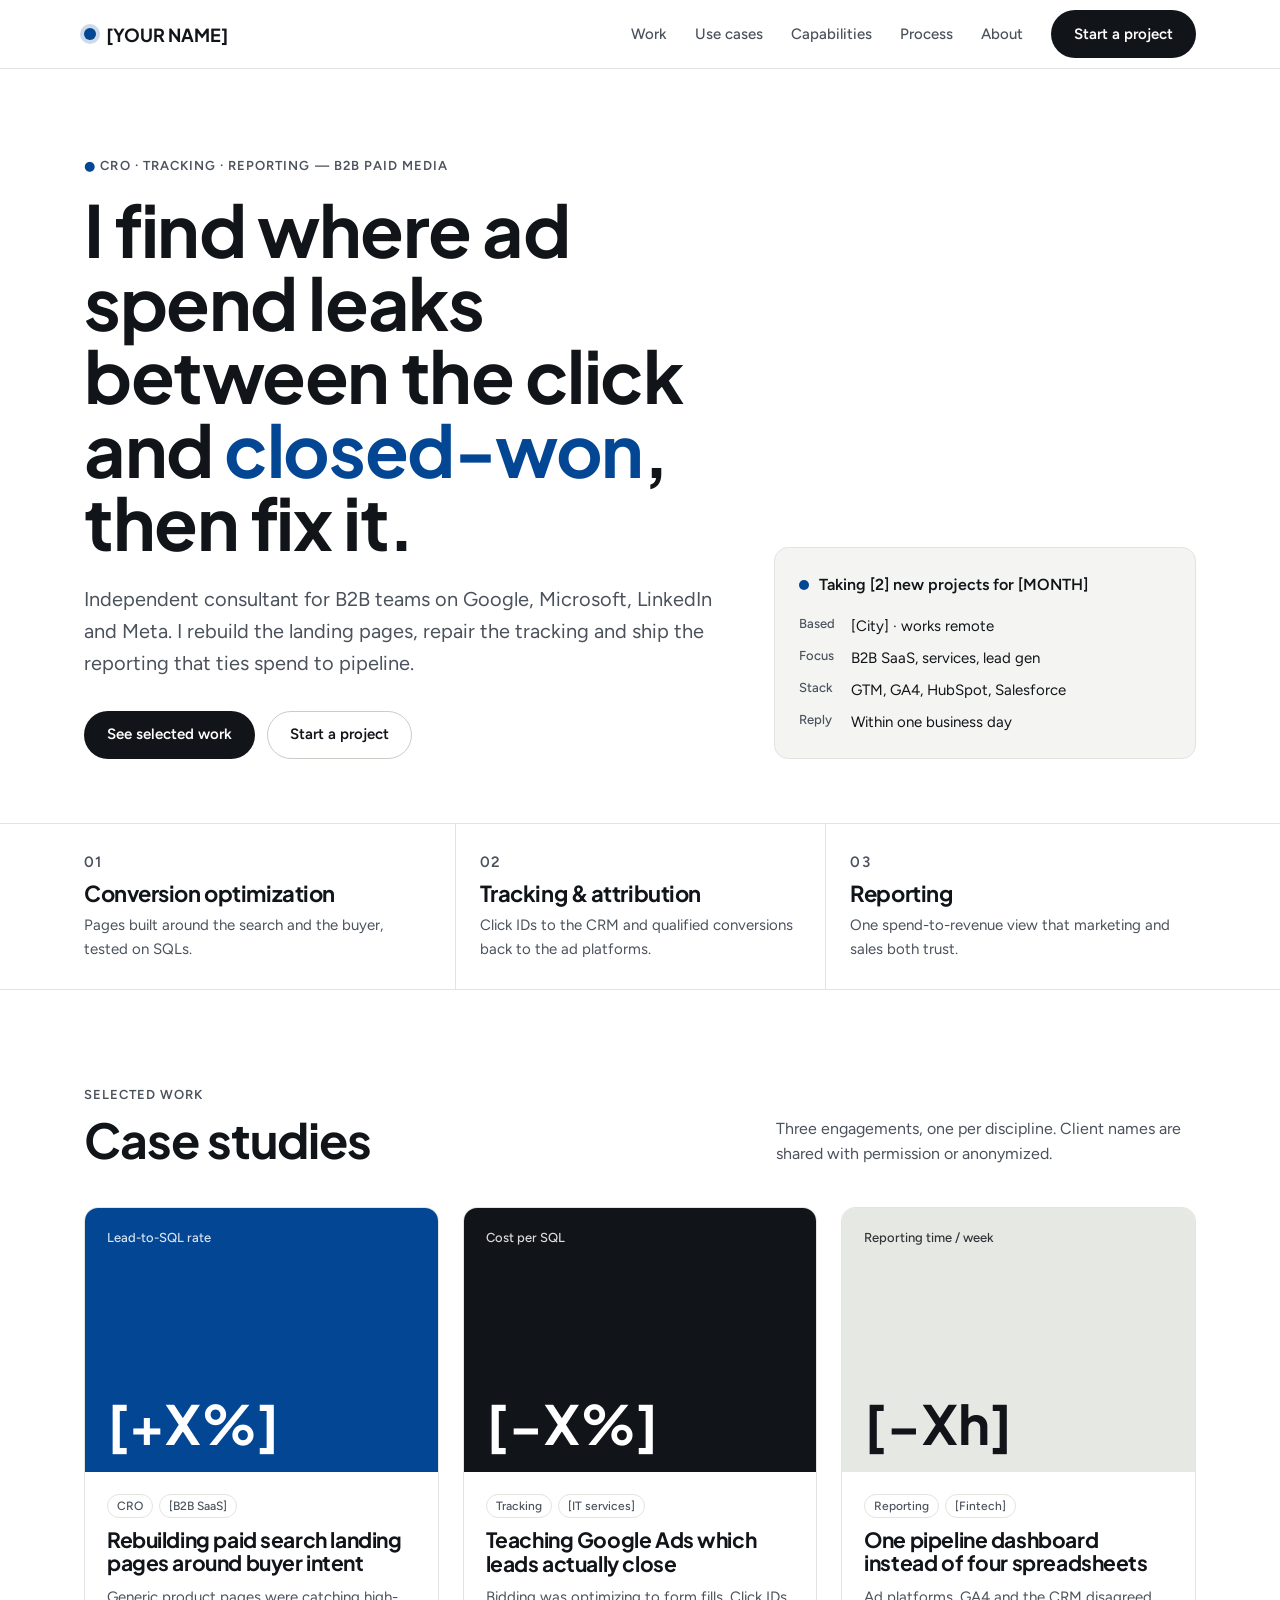
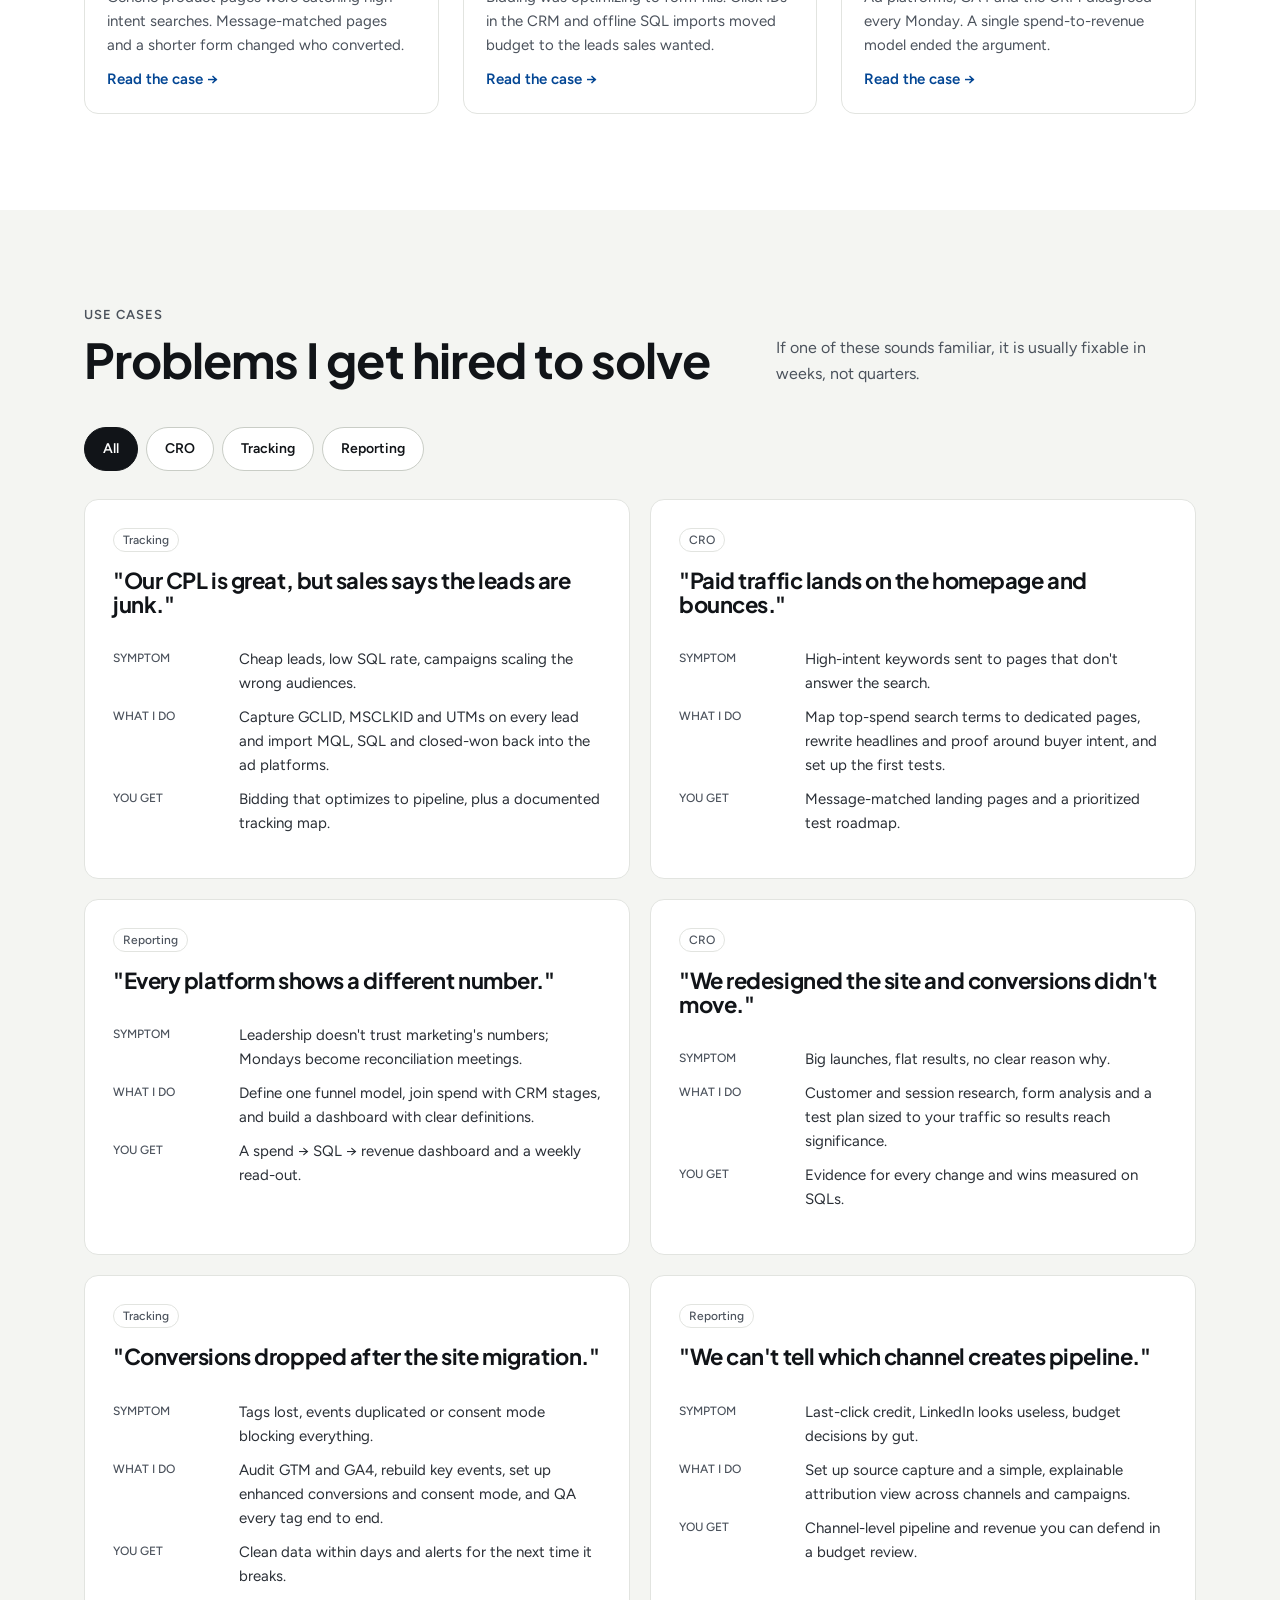
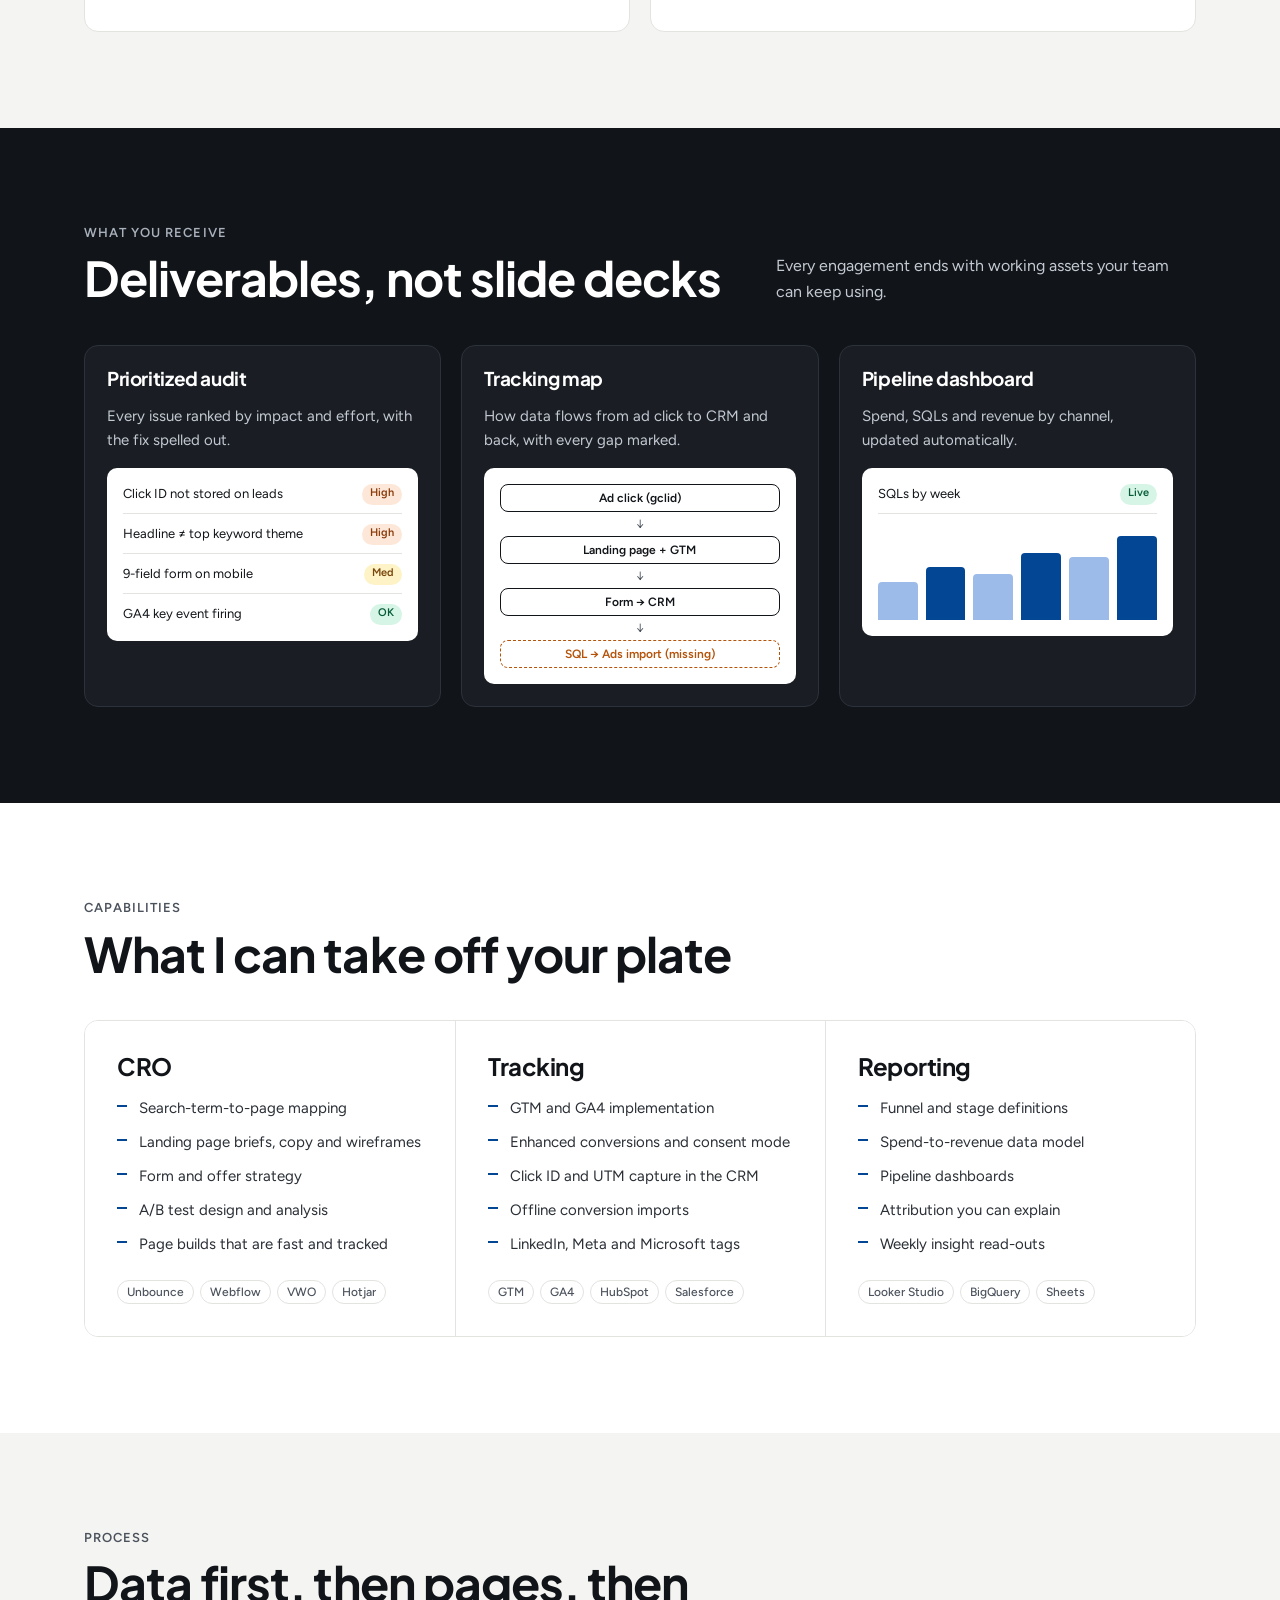
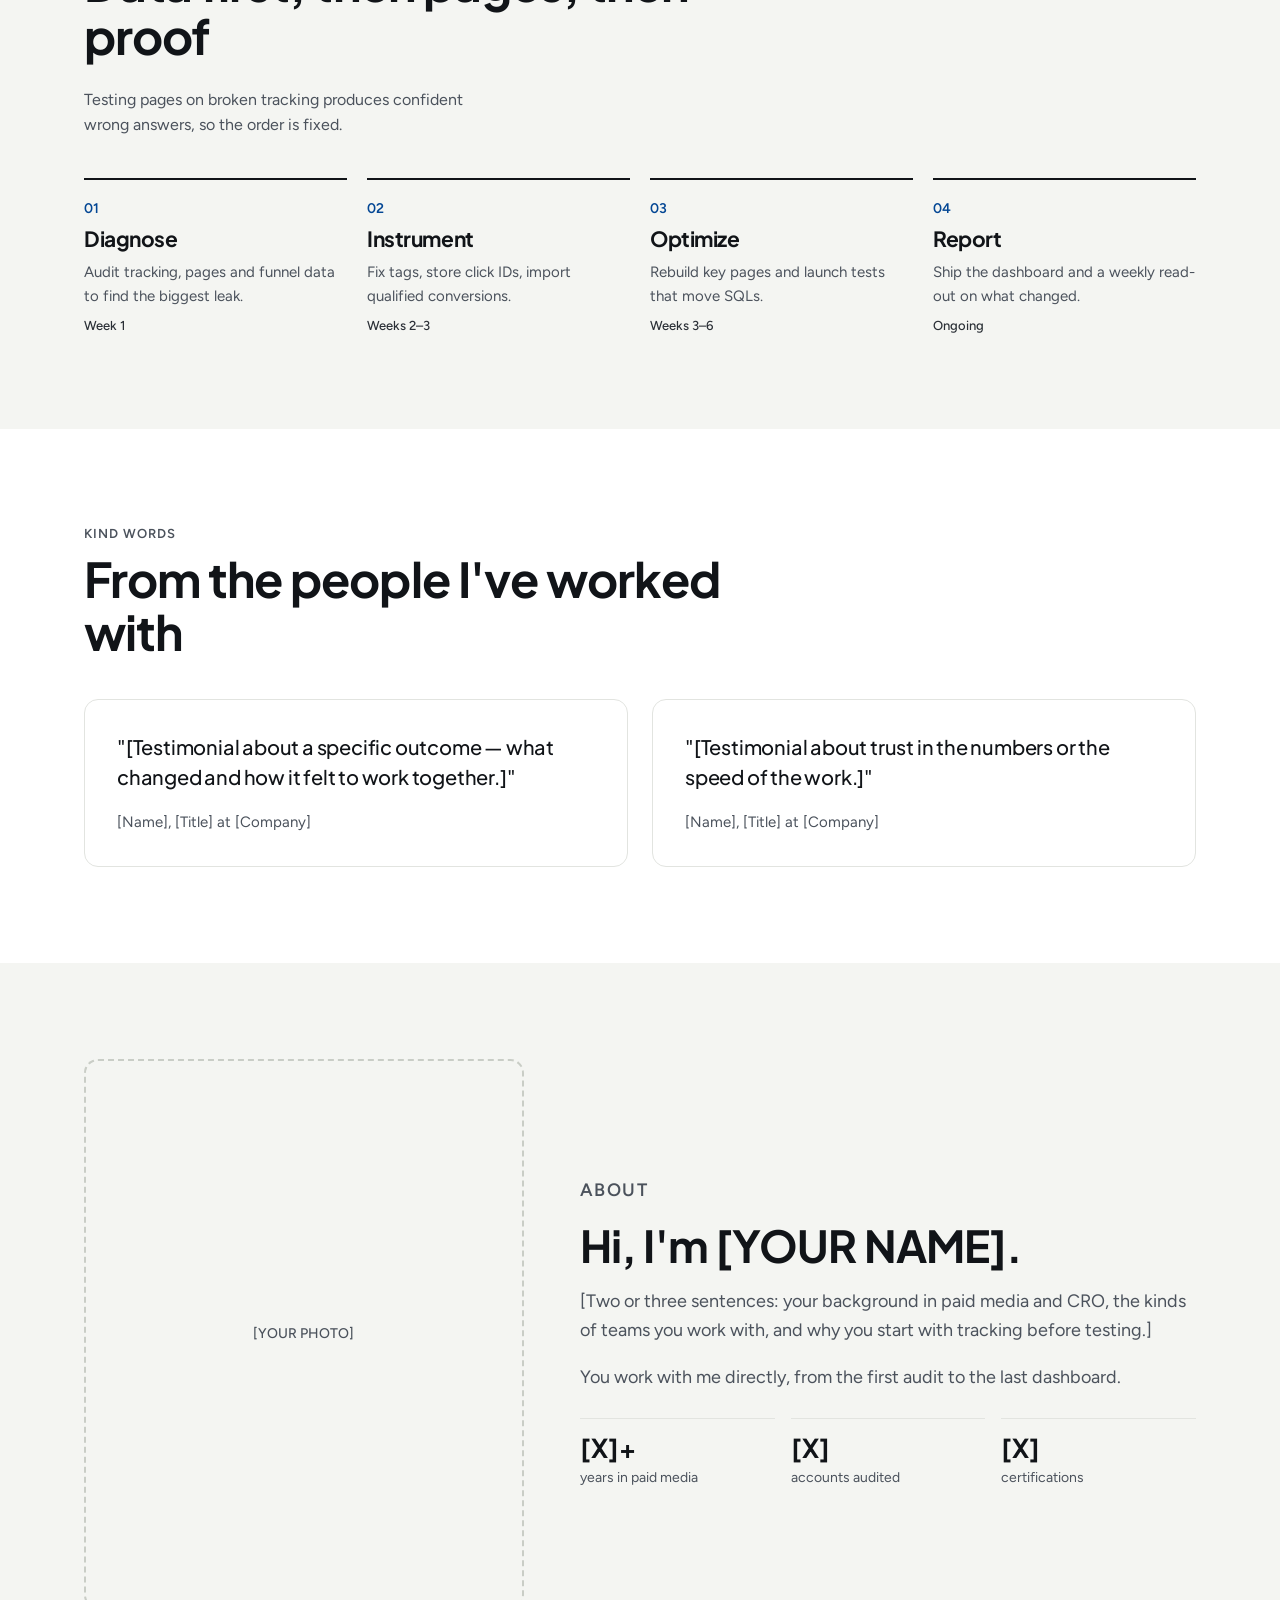
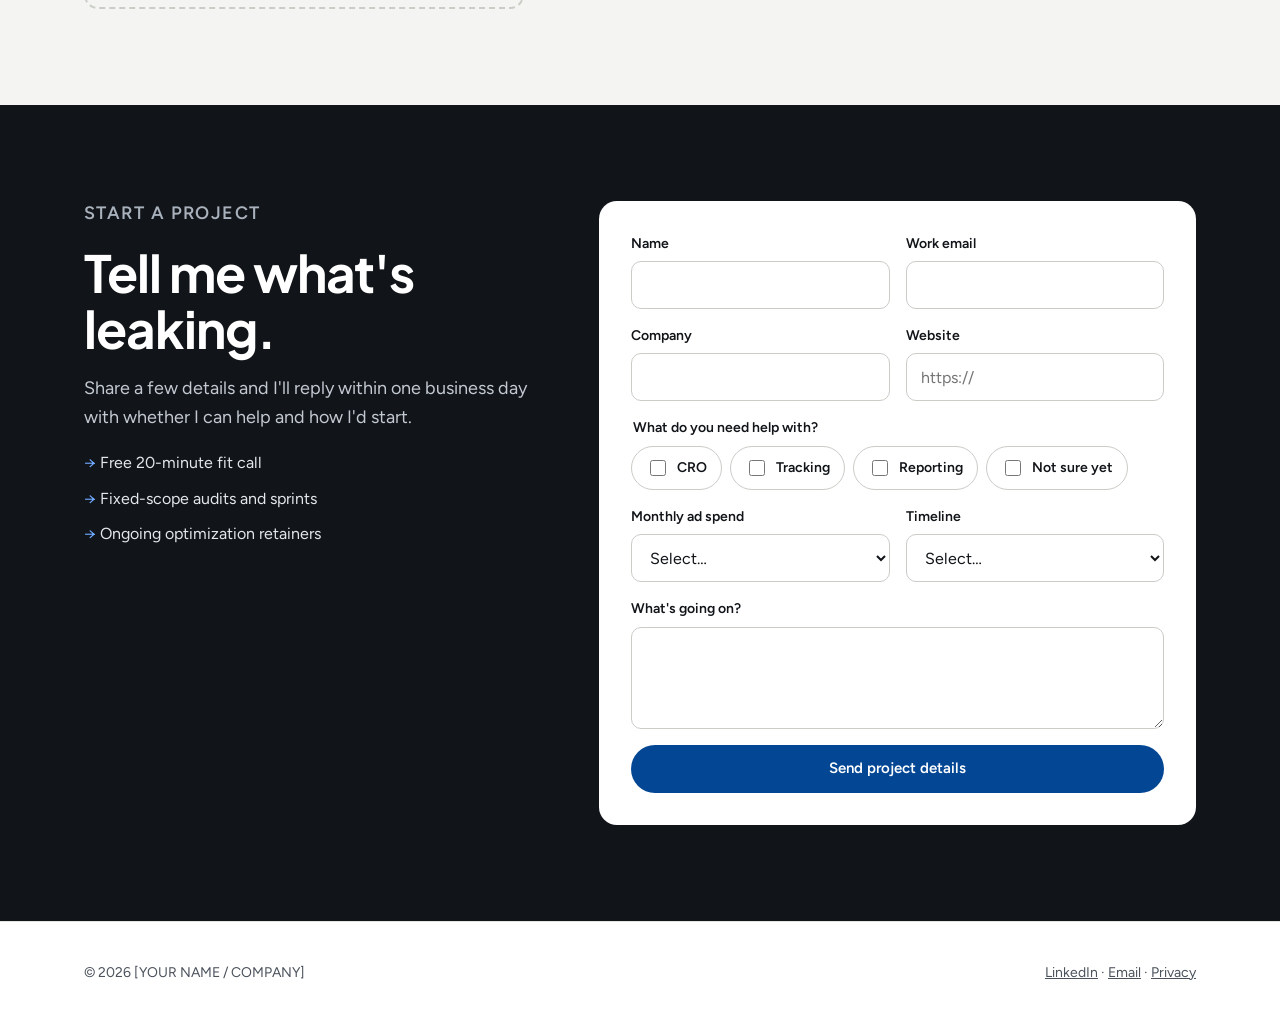
<file: index.html>
<!doctype html>
<html lang="en">
<head>
  <meta charset="utf-8">
  <meta name="viewport" content="width=device-width, initial-scale=1">
  <title>[YOUR NAME] | CRO, Conversion Tracking &amp; Reporting Portfolio</title>
  <meta name="description" content="Case studies and use cases in conversion rate optimization, click-to-CRM tracking and pipeline reporting for B2B paid media.">
  <link rel="canonical" href="https://[YOUR-DOMAIN]/">
  <meta property="og:title" content="[YOUR NAME] | CRO, Tracking &amp; Reporting">
  <meta property="og:description" content="Selected work and use cases: landing pages, conversion tracking and pipeline reporting for B2B teams.">
  <meta property="og:type" content="website">
  <link rel="icon" href="/favicon.svg" type="image/svg+xml">
  <link rel="preconnect" href="https://fonts.googleapis.com">
  <link rel="preconnect" href="https://fonts.gstatic.com" crossorigin>
  <link rel="stylesheet" href="https://fonts.googleapis.com/css2?family=Figtree:wght@400;500;600;700&family=Plus+Jakarta+Sans:wght@500;600;700;800&display=swap">
  <link rel="stylesheet" href="/assets/styles.css">
  <!-- Google Tag Manager: paste your container snippet here -->
</head>
<body>
  <!-- Google Tag Manager (noscript): paste here -->
  <a class="p-skip" href="#main">Skip to content</a>

  <header class="p-header">
    <div class="p-wrap p-header-row">
      <a class="p-brand" href="/"><span class="p-brand-dot" aria-hidden="true"></span>[YOUR NAME]</a>
      <button class="p-menu-btn" aria-expanded="false" aria-controls="p-menu" aria-label="Open menu">
        <svg viewBox="0 0 24 24" width="24" height="24" fill="none" stroke="currentColor" stroke-width="2" stroke-linecap="round" aria-hidden="true"><path d="M4 7h16M4 12h16M4 17h16"/></svg>
      </button>
      <nav id="p-menu" class="p-menu" aria-label="Main">
        <a href="#work">Work</a>
        <a href="#use-cases">Use cases</a>
        <a href="#capabilities">Capabilities</a>
        <a href="#process">Process</a>
        <a href="#about">About</a>
        <a class="p-button solid" href="#start">Start a project</a>
      </nav>
    </div>
  </header>

  <main id="main">

    <!-- Intro -->
    <section class="p-hero">
      <div class="p-wrap p-hero-grid">
        <div>
          <p class="p-label"><b>●</b> CRO · Tracking · Reporting — B2B paid media</p>
          <h1>I find where ad spend leaks between the click and <em>closed-won</em>, then fix it.</h1>
          <p class="p-hero-lede">Independent consultant for B2B teams on Google, Microsoft, LinkedIn and Meta. I rebuild the landing pages, repair the tracking and ship the reporting that ties spend to pipeline.</p>
          <div class="p-hero-ctas">
            <a class="p-button solid" href="#work">See selected work</a>
            <a class="p-button ghost" href="#start">Start a project</a>
          </div>
        </div>
        <aside class="p-status" aria-label="Availability">
          <p class="p-status-row"><span class="p-pulse" aria-hidden="true"></span>Taking [2] new projects for [MONTH]</p>
          <dl>
            <dt>Based</dt><dd>[City] · works remote</dd>
            <dt>Focus</dt><dd>B2B SaaS, services, lead gen</dd>
            <dt>Stack</dt><dd>GTM, GA4, HubSpot, Salesforce</dd>
            <dt>Reply</dt><dd>Within one business day</dd>
          </dl>
        </aside>
      </div>
    </section>

    <!-- Pillars -->
    <section class="p-pillars" aria-label="What I do">
      <div class="p-wrap p-pillars-row">
        <div class="p-pillar"><p class="p-label">01</p><h2>Conversion optimization</h2><p>Pages built around the search and the buyer, tested on SQLs.</p></div>
        <div class="p-pillar"><p class="p-label">02</p><h2>Tracking &amp; attribution</h2><p>Click IDs to the CRM and qualified conversions back to the ad platforms.</p></div>
        <div class="p-pillar"><p class="p-label">03</p><h2>Reporting</h2><p>One spend-to-revenue view that marketing and sales both trust.</p></div>
      </div>
    </section>

    <!-- Selected work -->
    <section class="p-section" id="work">
      <div class="p-wrap">
        <div class="p-section-head">
          <div><p class="p-label">Selected work</p><h2>Case studies</h2></div>
          <p>Three engagements, one per discipline. Client names are shared with permission or anonymized.</p>
        </div>
        <div class="p-work">
          <article class="p-case">
            <div class="p-case-art brand" aria-hidden="true">
              <span class="p-case-metric-label">Lead-to-SQL rate</span>
              <span class="p-case-metric">[+X%]</span>
            </div>
            <div class="p-case-body">
              <div class="p-tags"><span class="p-tag">CRO</span><span class="p-tag">[B2B SaaS]</span></div>
              <h3><a href="/work/landing-page-rebuild">Rebuilding paid search landing pages around buyer intent</a></h3>
              <p>Generic product pages were catching high-intent searches. Message-matched pages and a shorter form changed who converted.</p>
              <span class="p-read">Read the case →</span>
            </div>
          </article>
          <article class="p-case">
            <div class="p-case-art ink" aria-hidden="true">
              <span class="p-case-metric-label">Cost per SQL</span>
              <span class="p-case-metric">[−X%]</span>
            </div>
            <div class="p-case-body">
              <div class="p-tags"><span class="p-tag">Tracking</span><span class="p-tag">[IT services]</span></div>
              <h3><a href="/work/offline-conversions">Teaching Google Ads which leads actually close</a></h3>
              <p>Bidding was optimizing to form fills. Click IDs in the CRM and offline SQL imports moved budget to the leads sales wanted.</p>
              <span class="p-read">Read the case →</span>
            </div>
          </article>
          <article class="p-case">
            <div class="p-case-art stone" aria-hidden="true">
              <span class="p-case-metric-label">Reporting time / week</span>
              <span class="p-case-metric">[−Xh]</span>
            </div>
            <div class="p-case-body">
              <div class="p-tags"><span class="p-tag">Reporting</span><span class="p-tag">[Fintech]</span></div>
              <h3><a href="/work/pipeline-dashboard">One pipeline dashboard instead of four spreadsheets</a></h3>
              <p>Ad platforms, GA4 and the CRM disagreed every Monday. A single spend-to-revenue model ended the argument.</p>
              <span class="p-read">Read the case →</span>
            </div>
          </article>
        </div>
      </div>
    </section>

    <!-- Use cases -->
    <section class="p-section alt" id="use-cases">
      <div class="p-wrap">
        <div class="p-section-head">
          <div><p class="p-label">Use cases</p><h2>Problems I get hired to solve</h2></div>
          <p>If one of these sounds familiar, it is usually fixable in weeks, not quarters.</p>
        </div>
        <div class="p-filters" role="group" aria-label="Filter use cases">
          <button class="p-filter" data-filter="all" aria-pressed="true">All</button>
          <button class="p-filter" data-filter="cro" aria-pressed="false">CRO</button>
          <button class="p-filter" data-filter="tracking" aria-pressed="false">Tracking</button>
          <button class="p-filter" data-filter="reporting" aria-pressed="false">Reporting</button>
        </div>
        <div class="p-uses">
          <article class="p-use" data-cat="tracking">
            <div class="p-tags"><span class="p-tag">Tracking</span></div>
            <h3>"Our CPL is great, but sales says the leads are junk."</h3>
            <dl class="p-use-grid">
              <dt>Symptom</dt><dd>Cheap leads, low SQL rate, campaigns scaling the wrong audiences.</dd>
              <dt>What I do</dt><dd>Capture GCLID, MSCLKID and UTMs on every lead and import MQL, SQL and closed-won back into the ad platforms.</dd>
              <dt>You get</dt><dd>Bidding that optimizes to pipeline, plus a documented tracking map.</dd>
            </dl>
          </article>
          <article class="p-use" data-cat="cro">
            <div class="p-tags"><span class="p-tag">CRO</span></div>
            <h3>"Paid traffic lands on the homepage and bounces."</h3>
            <dl class="p-use-grid">
              <dt>Symptom</dt><dd>High-intent keywords sent to pages that don't answer the search.</dd>
              <dt>What I do</dt><dd>Map top-spend search terms to dedicated pages, rewrite headlines and proof around buyer intent, and set up the first tests.</dd>
              <dt>You get</dt><dd>Message-matched landing pages and a prioritized test roadmap.</dd>
            </dl>
          </article>
          <article class="p-use" data-cat="reporting">
            <div class="p-tags"><span class="p-tag">Reporting</span></div>
            <h3>"Every platform shows a different number."</h3>
            <dl class="p-use-grid">
              <dt>Symptom</dt><dd>Leadership doesn't trust marketing's numbers; Mondays become reconciliation meetings.</dd>
              <dt>What I do</dt><dd>Define one funnel model, join spend with CRM stages, and build a dashboard with clear definitions.</dd>
              <dt>You get</dt><dd>A spend → SQL → revenue dashboard and a weekly read-out.</dd>
            </dl>
          </article>
          <article class="p-use" data-cat="cro">
            <div class="p-tags"><span class="p-tag">CRO</span></div>
            <h3>"We redesigned the site and conversions didn't move."</h3>
            <dl class="p-use-grid">
              <dt>Symptom</dt><dd>Big launches, flat results, no clear reason why.</dd>
              <dt>What I do</dt><dd>Customer and session research, form analysis and a test plan sized to your traffic so results reach significance.</dd>
              <dt>You get</dt><dd>Evidence for every change and wins measured on SQLs.</dd>
            </dl>
          </article>
          <article class="p-use" data-cat="tracking">
            <div class="p-tags"><span class="p-tag">Tracking</span></div>
            <h3>"Conversions dropped after the site migration."</h3>
            <dl class="p-use-grid">
              <dt>Symptom</dt><dd>Tags lost, events duplicated or consent mode blocking everything.</dd>
              <dt>What I do</dt><dd>Audit GTM and GA4, rebuild key events, set up enhanced conversions and consent mode, and QA every tag end to end.</dd>
              <dt>You get</dt><dd>Clean data within days and alerts for the next time it breaks.</dd>
            </dl>
          </article>
          <article class="p-use" data-cat="reporting">
            <div class="p-tags"><span class="p-tag">Reporting</span></div>
            <h3>"We can't tell which channel creates pipeline."</h3>
            <dl class="p-use-grid">
              <dt>Symptom</dt><dd>Last-click credit, LinkedIn looks useless, budget decisions by gut.</dd>
              <dt>What I do</dt><dd>Set up source capture and a simple, explainable attribution view across channels and campaigns.</dd>
              <dt>You get</dt><dd>Channel-level pipeline and revenue you can defend in a budget review.</dd>
            </dl>
          </article>
        </div>
      </div>
    </section>

    <!-- Deliverables -->
    <section class="p-section dark" id="deliverables">
      <div class="p-wrap">
        <div class="p-section-head">
          <div><p class="p-label">What you receive</p><h2>Deliverables, not slide decks</h2></div>
          <p>Every engagement ends with working assets your team can keep using.</p>
        </div>
        <div class="p-deliver">
          <article class="p-sample">
            <h3>Prioritized audit</h3>
            <p>Every issue ranked by impact and effort, with the fix spelled out.</p>
            <div class="p-mock" aria-label="Example audit rows">
              <div class="p-mock-row"><span>Click ID not stored on leads</span><span class="p-sev high">High</span></div>
              <div class="p-mock-row"><span>Headline ≠ top keyword theme</span><span class="p-sev high">High</span></div>
              <div class="p-mock-row"><span>9-field form on mobile</span><span class="p-sev med">Med</span></div>
              <div class="p-mock-row"><span>GA4 key event firing</span><span class="p-sev ok">OK</span></div>
            </div>
          </article>
          <article class="p-sample">
            <h3>Tracking map</h3>
            <p>How data flows from ad click to CRM and back, with every gap marked.</p>
            <div class="p-mock p-flow" aria-label="Example tracking flow">
              <div class="p-node">Ad click (gclid)</div><div class="p-arrow" aria-hidden="true">↓</div>
              <div class="p-node">Landing page + GTM</div><div class="p-arrow" aria-hidden="true">↓</div>
              <div class="p-node">Form → CRM</div><div class="p-arrow" aria-hidden="true">↓</div>
              <div class="p-node broken">SQL → Ads import (missing)</div>
            </div>
          </article>
          <article class="p-sample">
            <h3>Pipeline dashboard</h3>
            <p>Spend, SQLs and revenue by channel, updated automatically.</p>
            <div class="p-mock" aria-label="Example dashboard">
              <div class="p-mock-row"><span>SQLs by week</span><span class="p-sev ok">Live</span></div>
              <div class="p-bars" aria-hidden="true"><span style="height:40%"></span><span style="height:55%"></span><span style="height:48%"></span><span style="height:70%"></span><span style="height:66%"></span><span style="height:88%"></span></div>
            </div>
          </article>
        </div>
      </div>
    </section>

    <!-- Capabilities -->
    <section class="p-section" id="capabilities">
      <div class="p-wrap">
        <div class="p-section-head">
          <div><p class="p-label">Capabilities</p><h2>What I can take off your plate</h2></div>
        </div>
        <div class="p-caps">
          <div class="p-cap">
            <h3>CRO</h3>
            <ul>
              <li>Search-term-to-page mapping</li>
              <li>Landing page briefs, copy and wireframes</li>
              <li>Form and offer strategy</li>
              <li>A/B test design and analysis</li>
              <li>Page builds that are fast and tracked</li>
            </ul>
            <div class="p-stack"><span class="p-tag">Unbounce</span><span class="p-tag">Webflow</span><span class="p-tag">VWO</span><span class="p-tag">Hotjar</span></div>
          </div>
          <div class="p-cap">
            <h3>Tracking</h3>
            <ul>
              <li>GTM and GA4 implementation</li>
              <li>Enhanced conversions and consent mode</li>
              <li>Click ID and UTM capture in the CRM</li>
              <li>Offline conversion imports</li>
              <li>LinkedIn, Meta and Microsoft tags</li>
            </ul>
            <div class="p-stack"><span class="p-tag">GTM</span><span class="p-tag">GA4</span><span class="p-tag">HubSpot</span><span class="p-tag">Salesforce</span></div>
          </div>
          <div class="p-cap">
            <h3>Reporting</h3>
            <ul>
              <li>Funnel and stage definitions</li>
              <li>Spend-to-revenue data model</li>
              <li>Pipeline dashboards</li>
              <li>Attribution you can explain</li>
              <li>Weekly insight read-outs</li>
            </ul>
            <div class="p-stack"><span class="p-tag">Looker Studio</span><span class="p-tag">BigQuery</span><span class="p-tag">Sheets</span></div>
          </div>
        </div>
      </div>
    </section>

    <!-- Process -->
    <section class="p-section alt" id="process">
      <div class="p-wrap">
        <div class="p-section-head">
          <div><p class="p-label">Process</p><h2>Data first, then pages, then proof</h2></div>
          <p>Testing pages on broken tracking produces confident wrong answers, so the order is fixed.</p>
        </div>
        <ol class="p-steps">
          <li><h3>Diagnose</h3><p>Audit tracking, pages and funnel data to find the biggest leak.</p><span class="p-when">Week 1</span></li>
          <li><h3>Instrument</h3><p>Fix tags, store click IDs, import qualified conversions.</p><span class="p-when">Weeks 2–3</span></li>
          <li><h3>Optimize</h3><p>Rebuild key pages and launch tests that move SQLs.</p><span class="p-when">Weeks 3–6</span></li>
          <li><h3>Report</h3><p>Ship the dashboard and a weekly read-out on what changed.</p><span class="p-when">Ongoing</span></li>
        </ol>
      </div>
    </section>

    <!-- Testimonials -->
    <section class="p-section" aria-labelledby="kind-words">
      <div class="p-wrap">
        <div class="p-section-head">
          <div><p class="p-label">Kind words</p><h2 id="kind-words">From the people I've worked with</h2></div>
        </div>
        <div class="p-quotes">
          <figure class="p-quote">
            <blockquote>"[Testimonial about a specific outcome — what changed and how it felt to work together.]"</blockquote>
            <figcaption>[Name], [Title] at [Company]</figcaption>
          </figure>
          <figure class="p-quote">
            <blockquote>"[Testimonial about trust in the numbers or the speed of the work.]"</blockquote>
            <figcaption>[Name], [Title] at [Company]</figcaption>
          </figure>
        </div>
      </div>
    </section>

    <!-- About -->
    <section class="p-section alt" id="about">
      <div class="p-wrap p-about">
        <div class="p-photo">[YOUR PHOTO]</div>
        <div class="p-about-copy">
          <p class="p-label">About</p>
          <h2>Hi, I'm [YOUR NAME].</h2>
          <p>[Two or three sentences: your background in paid media and CRO, the kinds of teams you work with, and why you start with tracking before testing.]</p>
          <p>You work with me directly, from the first audit to the last dashboard.</p>
          <div class="p-facts">
            <div><strong>[X]+</strong><span>years in paid media</span></div>
            <div><strong>[X]</strong><span>accounts audited</span></div>
            <div><strong>[X]</strong><span>certifications</span></div>
          </div>
        </div>
      </div>
    </section>

    <!-- Contact -->
    <section class="p-section dark" id="start">
      <div class="p-wrap p-contact">
        <div class="p-contact-copy">
          <p class="p-label">Start a project</p>
          <h2>Tell me what's leaking.</h2>
          <p>Share a few details and I'll reply within one business day with whether I can help and how I'd start.</p>
          <ul>
            <li>Free 20-minute fit call</li>
            <li>Fixed-scope audits and sprints</li>
            <li>Ongoing optimization retainers</li>
          </ul>
        </div>
        <form class="p-form" name="project-inquiry" method="POST" action="/api/lead" data-lead-form>
          <input type="hidden" name="form-name" value="project-inquiry">
          <p class="p-hp"><label>Leave this empty: <input name="bot-field" tabindex="-1" autocomplete="off"></label></p>
          <div class="p-field"><label for="f-name">Name</label><input id="f-name" name="first_name" autocomplete="name" required></div>
          <div class="p-field"><label for="f-email">Work email</label><input id="f-email" name="email" type="email" autocomplete="email" required></div>
          <div class="p-field"><label for="f-company">Company</label><input id="f-company" name="company" autocomplete="organization"></div>
          <div class="p-field"><label for="f-site">Website</label><input id="f-site" name="website" type="url" placeholder="https://"></div>
          <div class="p-field full">
            <fieldset>
              <legend>What do you need help with?</legend>
              <div class="p-checks">
                <label class="p-check"><input type="checkbox" name="services" value="CRO">CRO</label>
                <label class="p-check"><input type="checkbox" name="services" value="Tracking">Tracking</label>
                <label class="p-check"><input type="checkbox" name="services" value="Reporting">Reporting</label>
                <label class="p-check"><input type="checkbox" name="services" value="Not sure">Not sure yet</label>
              </div>
            </fieldset>
          </div>
          <div class="p-field"><label for="f-spend">Monthly ad spend</label>
            <select id="f-spend" name="ad_spend">
              <option value="">Select…</option>
              <option>Under $10k</option><option>$10k – $50k</option><option>$50k – $150k</option><option>$150k+</option>
            </select>
          </div>
          <div class="p-field"><label for="f-time">Timeline</label>
            <select id="f-time" name="timeline">
              <option value="">Select…</option>
              <option>As soon as possible</option><option>Next 1–2 months</option><option>Just exploring</option>
            </select>
          </div>
          <div class="p-field full"><label for="f-msg">What's going on?</label><textarea id="f-msg" name="message" rows="4"></textarea></div>
          <div class="p-field full"><button class="p-button brand" type="submit">Send project details</button></div>
        </form>
      </div>
    </section>
  </main>

  <footer class="p-footer">
    <div class="p-wrap p-footer-row">
      <span>© <span id="year">2026</span> [YOUR NAME / COMPANY]</span>
      <span><a href="#">LinkedIn</a> · <a href="mailto:[YOUR EMAIL]">Email</a> · <a href="#">Privacy</a></span>
    </div>
  </footer>

  <script src="/assets/main.js" defer></script>
</body>
</html>
</file>
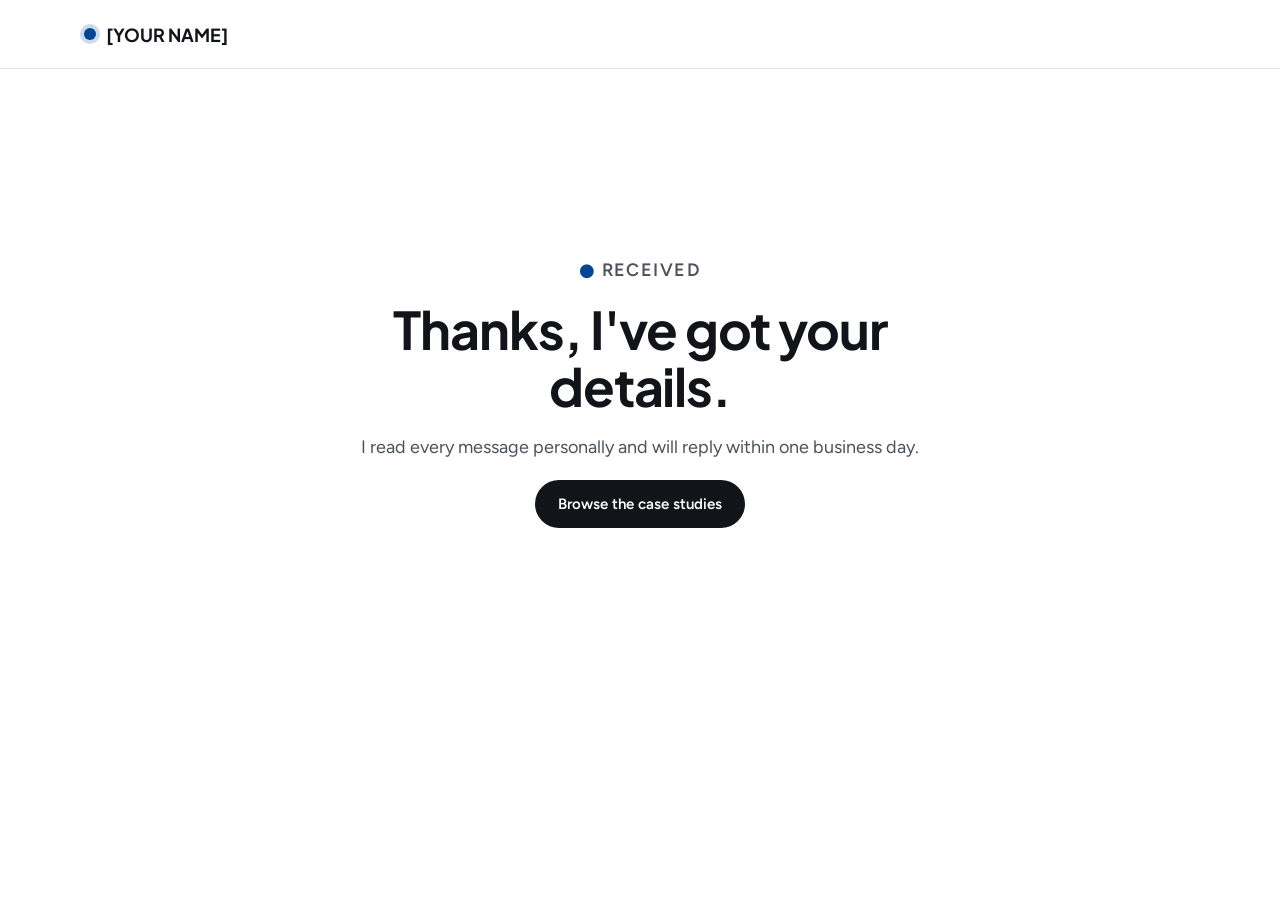
<file: thank-you.html>
<!doctype html>
<html lang="en">
<head>
  <meta charset="utf-8">
  <meta name="viewport" content="width=device-width, initial-scale=1">
  <title>Thanks! | [YOUR NAME]</title>
  <meta name="robots" content="noindex">
  <link rel="icon" href="/favicon.svg" type="image/svg+xml">
  <link rel="stylesheet" href="https://fonts.googleapis.com/css2?family=Figtree:wght@400;500;600;700&family=Plus+Jakarta+Sans:wght@500;600;700;800&display=swap">
  <link rel="stylesheet" href="/assets/styles.css">
  <!-- Google Tag Manager: paste your container snippet here -->
  <script>
    // Conversion signal for GTM: trigger your lead tags on this event
    window.dataLayer = window.dataLayer || [];
    window.dataLayer.push({ event: 'lead_thank_you' });
  </script>
</head>
<body>
  <header class="p-header">
    <div class="p-wrap p-header-row">
      <a class="p-brand" href="/"><span class="p-brand-dot" aria-hidden="true"></span>[YOUR NAME]</a>
    </div>
  </header>
  <main class="p-simple">
    <div class="p-simple-inner">
      <p class="p-label"><b>●</b> Received</p>
      <h1>Thanks, I've got your details.</h1>
      <p>I read every message personally and will reply within one business day.</p>
      <a class="p-button solid" href="/#work">Browse the case studies</a>
    </div>
  </main>
</body>
</html>
</file>
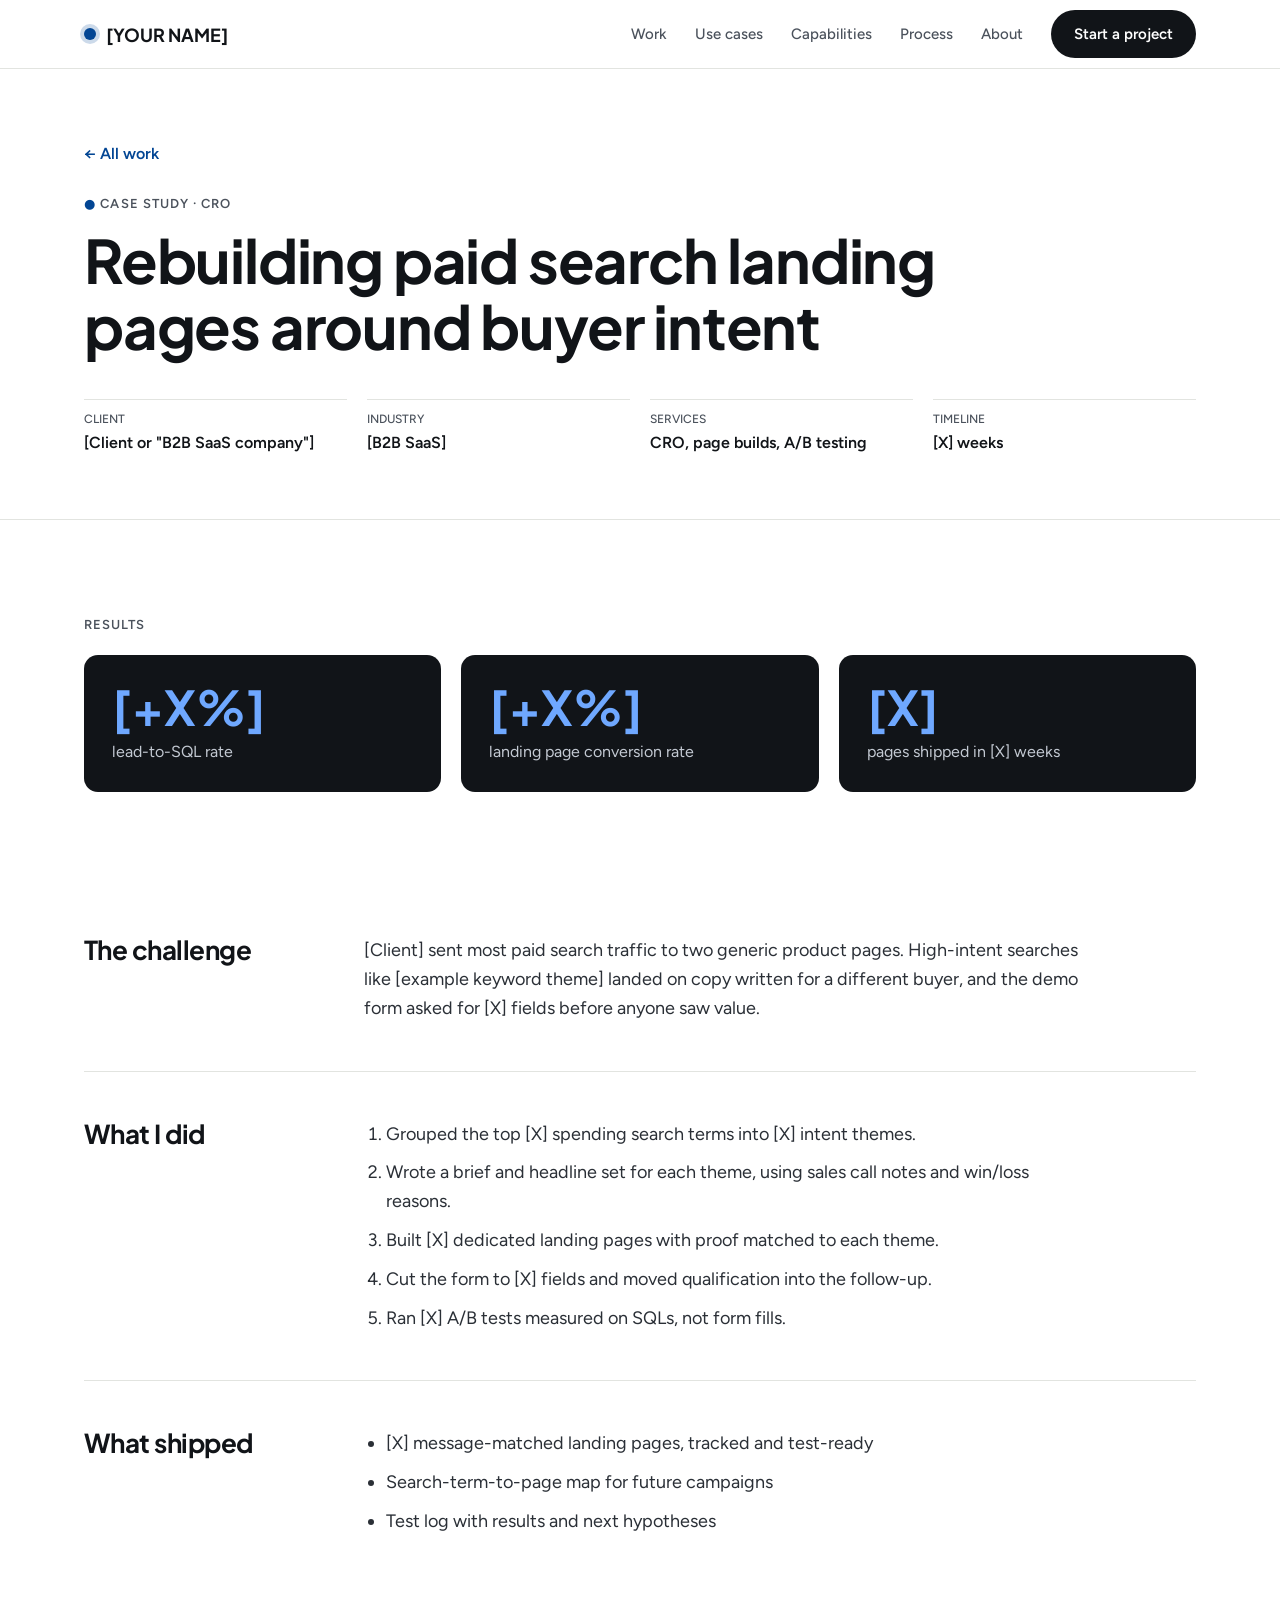
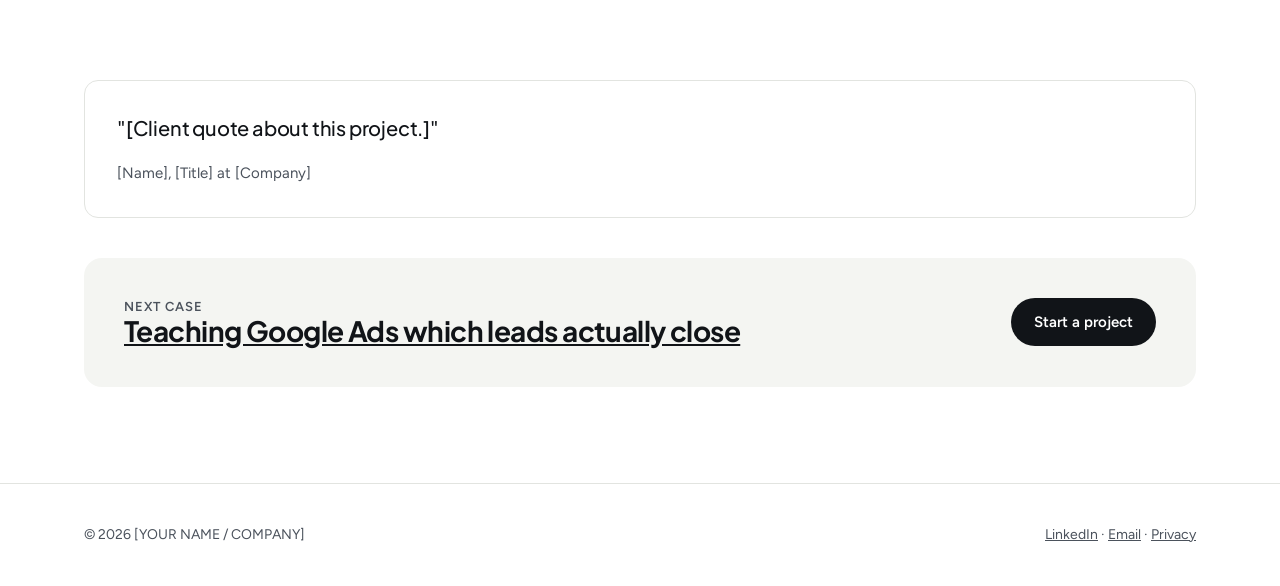
<file: work/landing-page-rebuild.html>
<!doctype html>
<html lang="en">
<head>
  <meta charset="utf-8">
  <meta name="viewport" content="width=device-width, initial-scale=1">
  <title>Rebuilding paid search landing pages | [YOUR NAME]</title>
  <meta name="description" content="How message-matched landing pages and a shorter form changed who converted from paid search.">
  <link rel="icon" href="/favicon.svg" type="image/svg+xml">
  <link rel="preconnect" href="https://fonts.googleapis.com">
  <link rel="preconnect" href="https://fonts.gstatic.com" crossorigin>
  <link rel="stylesheet" href="https://fonts.googleapis.com/css2?family=Figtree:wght@400;500;600;700&family=Plus+Jakarta+Sans:wght@500;600;700;800&display=swap">
  <link rel="stylesheet" href="/assets/styles.css">
  <!-- Google Tag Manager: paste your container snippet here -->
</head>
<body>
  <a class="p-skip" href="#main">Skip to content</a>
  <header class="p-header">
    <div class="p-wrap p-header-row">
      <a class="p-brand" href="/"><span class="p-brand-dot" aria-hidden="true"></span>[YOUR NAME]</a>
      <button class="p-menu-btn" aria-expanded="false" aria-controls="p-menu" aria-label="Open menu">
        <svg viewBox="0 0 24 24" width="24" height="24" fill="none" stroke="currentColor" stroke-width="2" stroke-linecap="round" aria-hidden="true"><path d="M4 7h16M4 12h16M4 17h16"/></svg>
      </button>
      <nav id="p-menu" class="p-menu" aria-label="Main">
        <a href="/#work">Work</a>
        <a href="/#use-cases">Use cases</a>
        <a href="/#capabilities">Capabilities</a>
        <a href="/#process">Process</a>
        <a href="/#about">About</a>
        <a class="p-button solid" href="/#start">Start a project</a>
      </nav>
    </div>
  </header>

  <main id="main">
    <section class="p-case-hero">
      <div class="p-wrap">
        <a class="p-back" href="/#work">← All work</a>
        <p class="p-label"><b>●</b> Case study · CRO</p>
        <h1>Rebuilding paid search landing pages around buyer intent</h1>
        <dl class="p-meta">
          <div><dt>Client</dt><dd>[Client or "B2B SaaS company"]</dd></div>
          <div><dt>Industry</dt><dd>[B2B SaaS]</dd></div>
          <div><dt>Services</dt><dd>CRO, page builds, A/B testing</dd></div>
          <div><dt>Timeline</dt><dd>[X] weeks</dd></div>
        </dl>
      </div>
    </section>

    <section class="p-section">
      <div class="p-wrap">
        <p class="p-label" style="margin-bottom:20px">Results</p>
        <div class="p-results">
          <div class="p-result"><strong>[+X%]</strong><span>lead-to-SQL rate</span></div>
          <div class="p-result"><strong>[+X%]</strong><span>landing page conversion rate</span></div>
          <div class="p-result"><strong>[X]</strong><span>pages shipped in [X] weeks</span></div>
        </div>
      </div>
    </section>

    <section aria-label="The story">
      <div class="p-wrap">
        <div class="p-story">
          <h2>The challenge</h2>
          <div class="p-story-body">
            <p>[Client] sent most paid search traffic to two generic product pages. High-intent searches like [example keyword theme] landed on copy written for a different buyer, and the demo form asked for [X] fields before anyone saw value.</p>
          </div>
        </div>
        <div class="p-story">
          <h2>What I did</h2>
          <div class="p-story-body">
            <ol>
              <li>Grouped the top [X] spending search terms into [X] intent themes.</li>
              <li>Wrote a brief and headline set for each theme, using sales call notes and win/loss reasons.</li>
              <li>Built [X] dedicated landing pages with proof matched to each theme.</li>
              <li>Cut the form to [X] fields and moved qualification into the follow-up.</li>
              <li>Ran [X] A/B tests measured on SQLs, not form fills.</li>
            </ol>
          </div>
        </div>
        <div class="p-story">
          <h2>What shipped</h2>
          <div class="p-story-body">
            <ul>
              <li>[X] message-matched landing pages, tracked and test-ready</li>
              <li>Search-term-to-page map for future campaigns</li>
              <li>Test log with results and next hypotheses</li>
            </ul>
          </div>
        </div>
      </div>
    </section>

    <section class="p-section">
      <div class="p-wrap">
        <figure class="p-quote" style="margin-bottom:40px">
          <blockquote>"[Client quote about this project.]"</blockquote>
          <figcaption>[Name], [Title] at [Company]</figcaption>
        </figure>
        <div class="p-next">
          <div><p class="p-label">Next case</p><h2><a href="/work/offline-conversions" style="color:inherit">Teaching Google Ads which leads actually close</a></h2></div>
          <a class="p-button solid" href="/#start">Start a project</a>
        </div>
      </div>
    </section>
  </main>

  <footer class="p-footer">
    <div class="p-wrap p-footer-row">
      <span>© <span id="year">2026</span> [YOUR NAME / COMPANY]</span>
      <span><a href="#">LinkedIn</a> · <a href="mailto:[YOUR EMAIL]">Email</a> · <a href="#">Privacy</a></span>
    </div>
  </footer>
  <script src="/assets/main.js" defer></script>
</body>
</html>
</file>
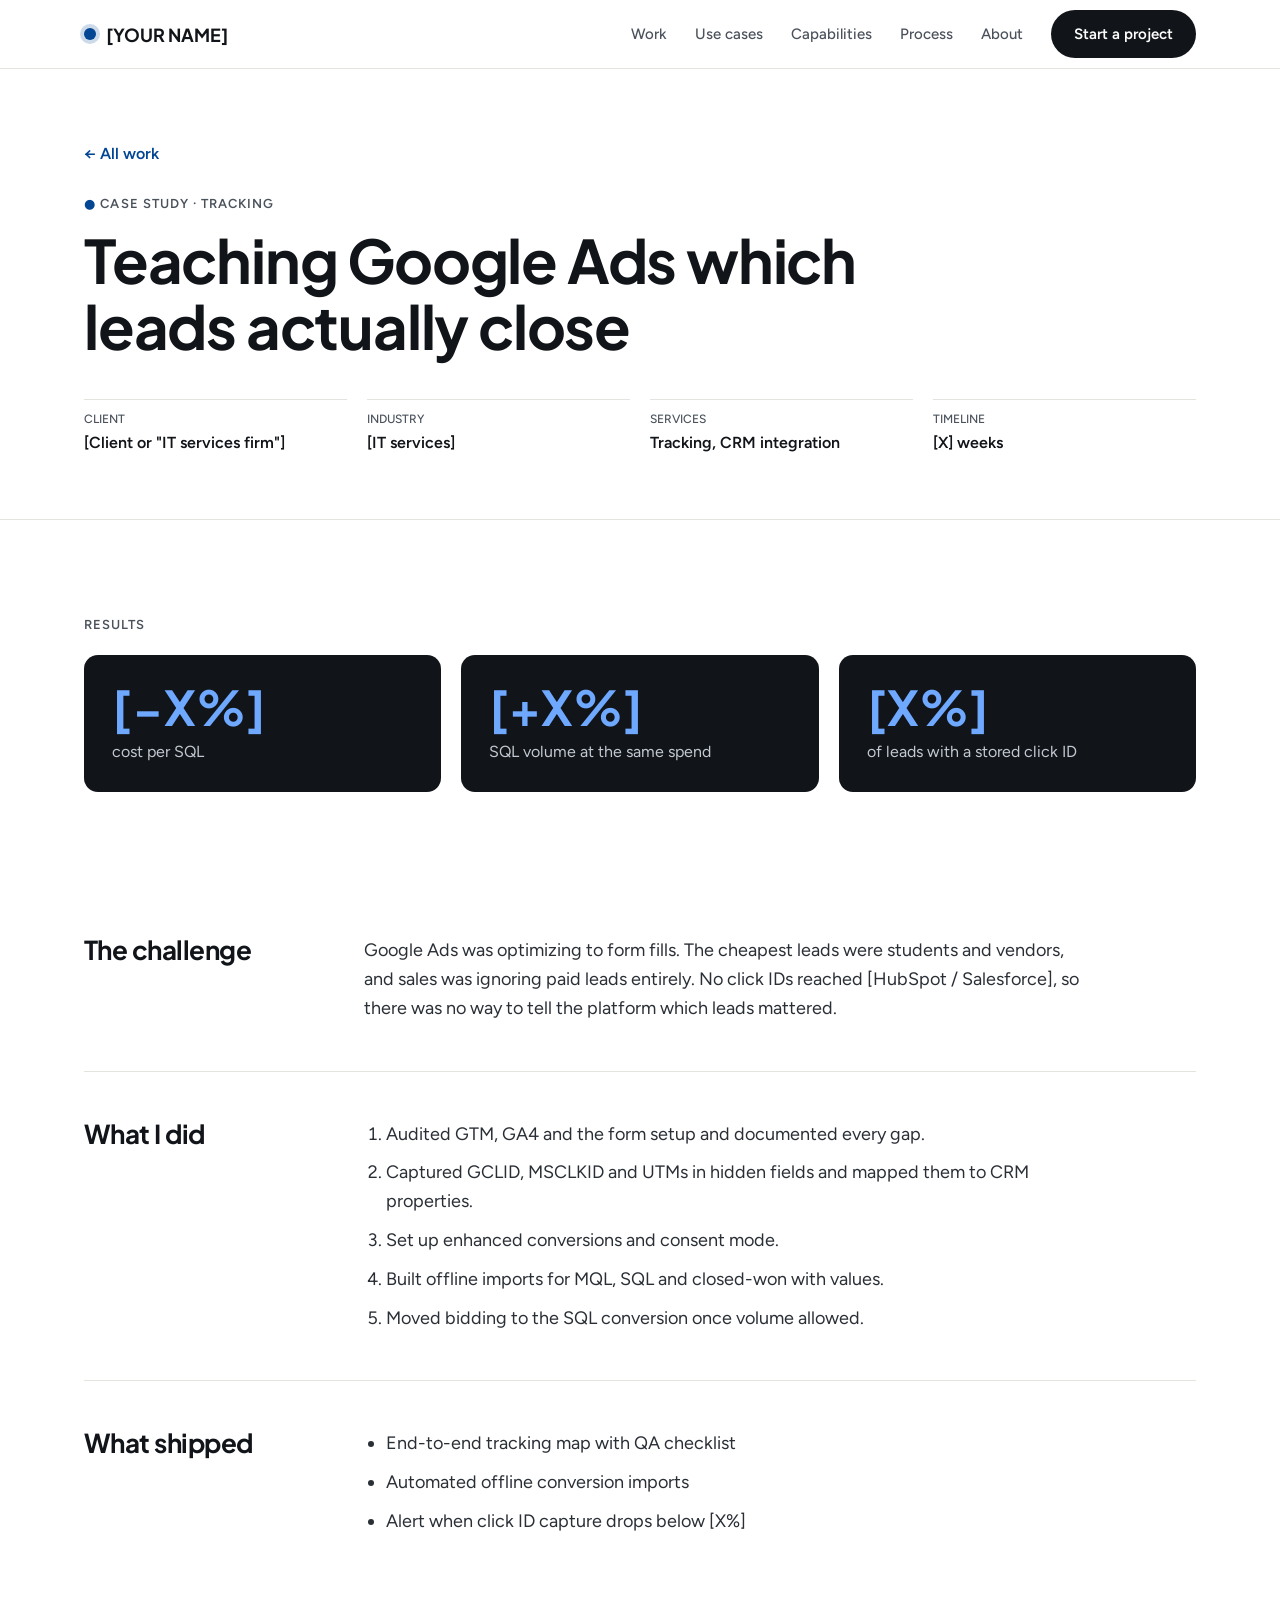
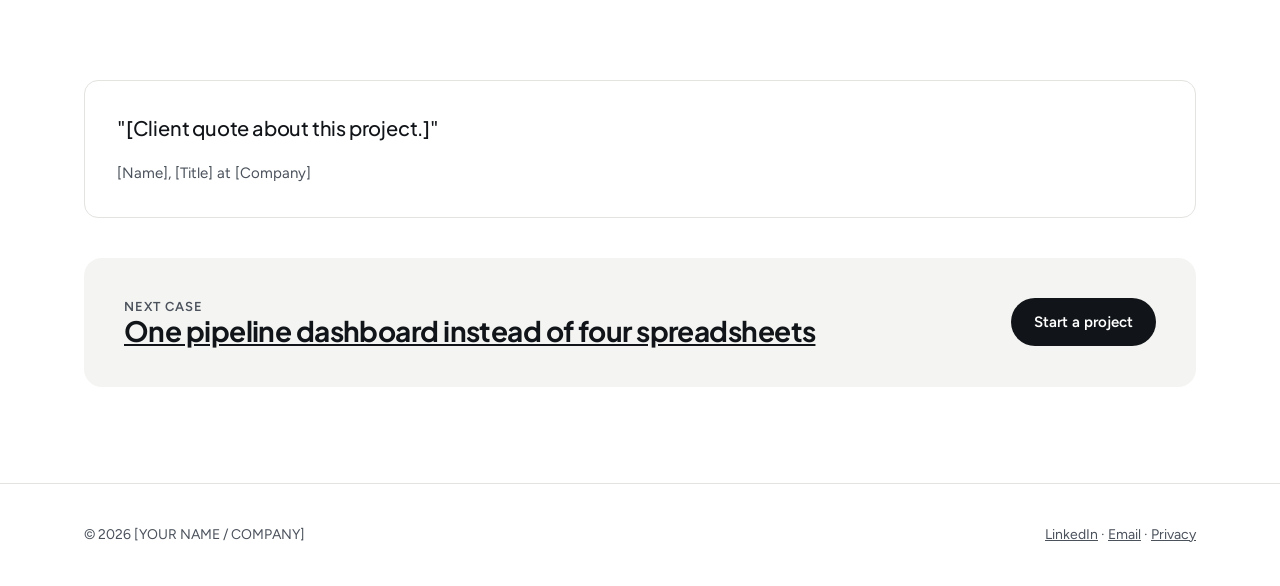
<file: work/offline-conversions.html>
<!doctype html>
<html lang="en">
<head>
  <meta charset="utf-8">
  <meta name="viewport" content="width=device-width, initial-scale=1">
  <title>Offline conversion tracking for Google Ads | [YOUR NAME]</title>
  <meta name="description" content="How storing click IDs in the CRM and importing SQLs moved Google Ads budget toward qualified pipeline.">
  <link rel="icon" href="/favicon.svg" type="image/svg+xml">
  <link rel="preconnect" href="https://fonts.googleapis.com">
  <link rel="preconnect" href="https://fonts.gstatic.com" crossorigin>
  <link rel="stylesheet" href="https://fonts.googleapis.com/css2?family=Figtree:wght@400;500;600;700&family=Plus+Jakarta+Sans:wght@500;600;700;800&display=swap">
  <link rel="stylesheet" href="/assets/styles.css">
  <!-- Google Tag Manager: paste your container snippet here -->
</head>
<body>
  <a class="p-skip" href="#main">Skip to content</a>
  <header class="p-header">
    <div class="p-wrap p-header-row">
      <a class="p-brand" href="/"><span class="p-brand-dot" aria-hidden="true"></span>[YOUR NAME]</a>
      <button class="p-menu-btn" aria-expanded="false" aria-controls="p-menu" aria-label="Open menu">
        <svg viewBox="0 0 24 24" width="24" height="24" fill="none" stroke="currentColor" stroke-width="2" stroke-linecap="round" aria-hidden="true"><path d="M4 7h16M4 12h16M4 17h16"/></svg>
      </button>
      <nav id="p-menu" class="p-menu" aria-label="Main">
        <a href="/#work">Work</a>
        <a href="/#use-cases">Use cases</a>
        <a href="/#capabilities">Capabilities</a>
        <a href="/#process">Process</a>
        <a href="/#about">About</a>
        <a class="p-button solid" href="/#start">Start a project</a>
      </nav>
    </div>
  </header>

  <main id="main">
    <section class="p-case-hero">
      <div class="p-wrap">
        <a class="p-back" href="/#work">← All work</a>
        <p class="p-label"><b>●</b> Case study · Tracking</p>
        <h1>Teaching Google Ads which leads actually close</h1>
        <dl class="p-meta">
          <div><dt>Client</dt><dd>[Client or "IT services firm"]</dd></div>
          <div><dt>Industry</dt><dd>[IT services]</dd></div>
          <div><dt>Services</dt><dd>Tracking, CRM integration</dd></div>
          <div><dt>Timeline</dt><dd>[X] weeks</dd></div>
        </dl>
      </div>
    </section>

    <section class="p-section">
      <div class="p-wrap">
        <p class="p-label" style="margin-bottom:20px">Results</p>
        <div class="p-results">
          <div class="p-result"><strong>[−X%]</strong><span>cost per SQL</span></div>
          <div class="p-result"><strong>[+X%]</strong><span>SQL volume at the same spend</span></div>
          <div class="p-result"><strong>[X%]</strong><span>of leads with a stored click ID</span></div>
        </div>
      </div>
    </section>

    <section aria-label="The story">
      <div class="p-wrap">
        <div class="p-story">
          <h2>The challenge</h2>
          <div class="p-story-body">
            <p>Google Ads was optimizing to form fills. The cheapest leads were students and vendors, and sales was ignoring paid leads entirely. No click IDs reached [HubSpot / Salesforce], so there was no way to tell the platform which leads mattered.</p>
          </div>
        </div>
        <div class="p-story">
          <h2>What I did</h2>
          <div class="p-story-body">
            <ol>
              <li>Audited GTM, GA4 and the form setup and documented every gap.</li>
              <li>Captured GCLID, MSCLKID and UTMs in hidden fields and mapped them to CRM properties.</li>
              <li>Set up enhanced conversions and consent mode.</li>
              <li>Built offline imports for MQL, SQL and closed-won with values.</li>
              <li>Moved bidding to the SQL conversion once volume allowed.</li>
            </ol>
          </div>
        </div>
        <div class="p-story">
          <h2>What shipped</h2>
          <div class="p-story-body">
            <ul>
              <li>End-to-end tracking map with QA checklist</li>
              <li>Automated offline conversion imports</li>
              <li>Alert when click ID capture drops below [X%]</li>
            </ul>
          </div>
        </div>
      </div>
    </section>

    <section class="p-section">
      <div class="p-wrap">
        <figure class="p-quote" style="margin-bottom:40px">
          <blockquote>"[Client quote about this project.]"</blockquote>
          <figcaption>[Name], [Title] at [Company]</figcaption>
        </figure>
        <div class="p-next">
          <div><p class="p-label">Next case</p><h2><a href="/work/pipeline-dashboard" style="color:inherit">One pipeline dashboard instead of four spreadsheets</a></h2></div>
          <a class="p-button solid" href="/#start">Start a project</a>
        </div>
      </div>
    </section>
  </main>

  <footer class="p-footer">
    <div class="p-wrap p-footer-row">
      <span>© <span id="year">2026</span> [YOUR NAME / COMPANY]</span>
      <span><a href="#">LinkedIn</a> · <a href="mailto:[YOUR EMAIL]">Email</a> · <a href="#">Privacy</a></span>
    </div>
  </footer>
  <script src="/assets/main.js" defer></script>
</body>
</html>
</file>
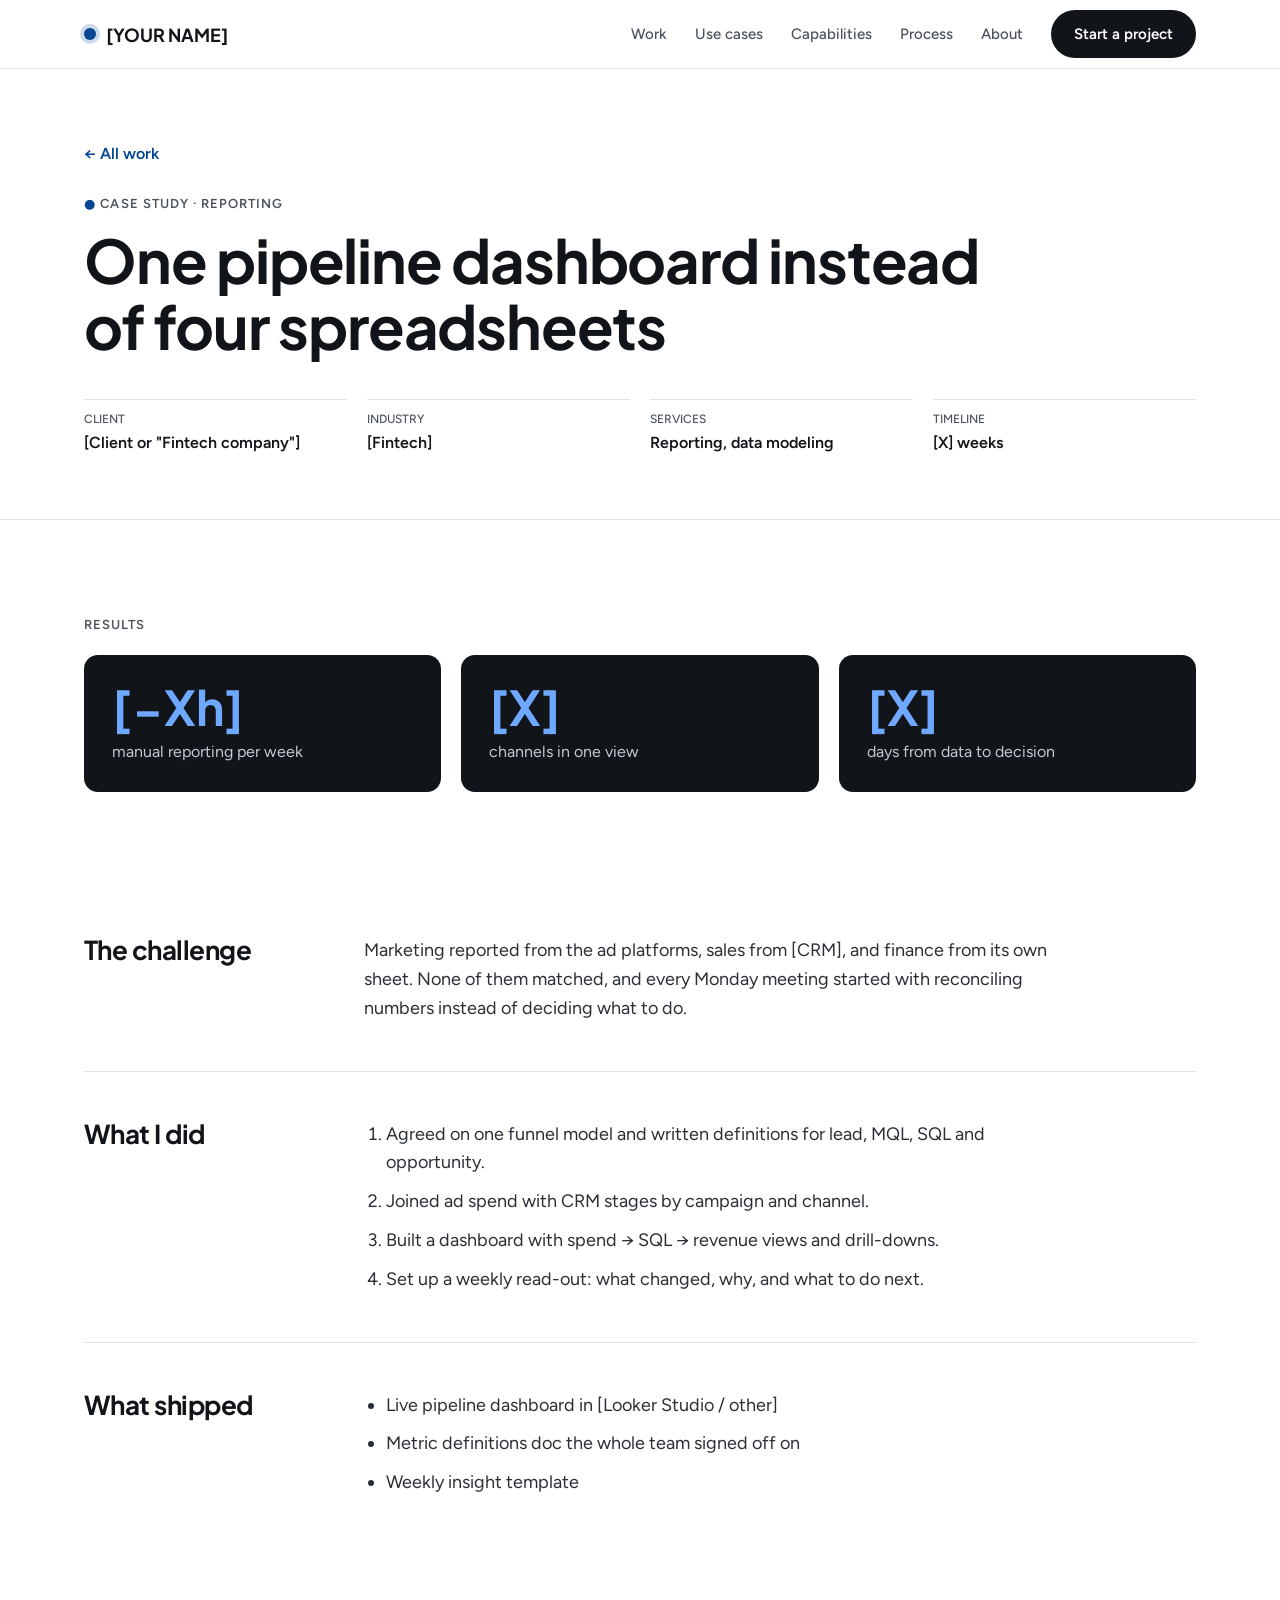
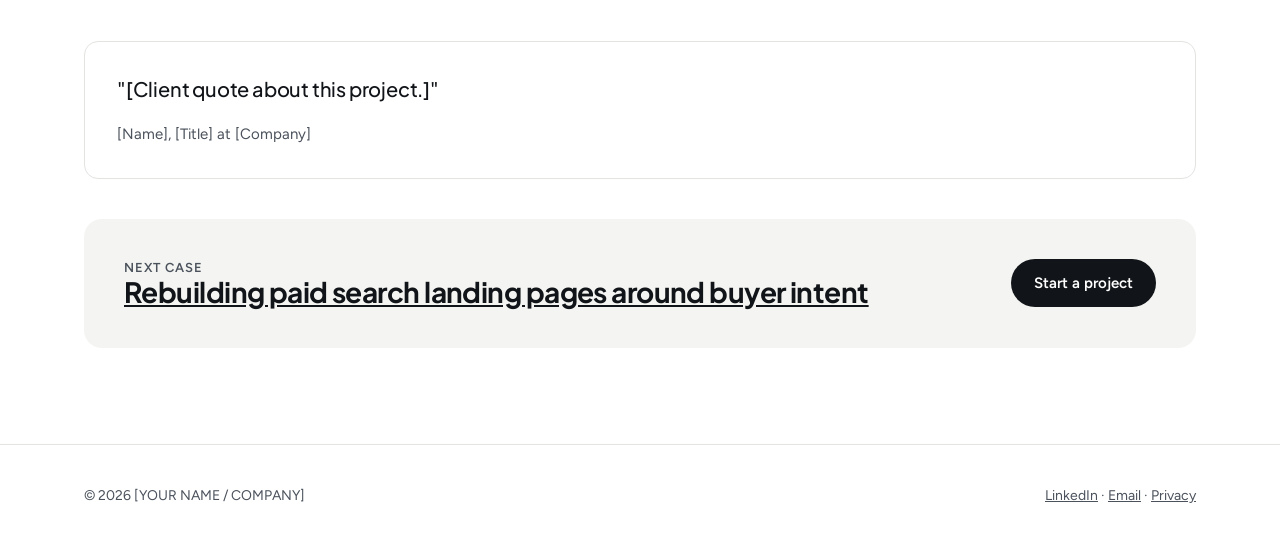
<file: work/pipeline-dashboard.html>
<!doctype html>
<html lang="en">
<head>
  <meta charset="utf-8">
  <meta name="viewport" content="width=device-width, initial-scale=1">
  <title>Pipeline reporting dashboard | [YOUR NAME]</title>
  <meta name="description" content="How one spend-to-revenue data model replaced four spreadsheets and ended the weekly numbers debate.">
  <link rel="icon" href="/favicon.svg" type="image/svg+xml">
  <link rel="preconnect" href="https://fonts.googleapis.com">
  <link rel="preconnect" href="https://fonts.gstatic.com" crossorigin>
  <link rel="stylesheet" href="https://fonts.googleapis.com/css2?family=Figtree:wght@400;500;600;700&family=Plus+Jakarta+Sans:wght@500;600;700;800&display=swap">
  <link rel="stylesheet" href="/assets/styles.css">
  <!-- Google Tag Manager: paste your container snippet here -->
</head>
<body>
  <a class="p-skip" href="#main">Skip to content</a>
  <header class="p-header">
    <div class="p-wrap p-header-row">
      <a class="p-brand" href="/"><span class="p-brand-dot" aria-hidden="true"></span>[YOUR NAME]</a>
      <button class="p-menu-btn" aria-expanded="false" aria-controls="p-menu" aria-label="Open menu">
        <svg viewBox="0 0 24 24" width="24" height="24" fill="none" stroke="currentColor" stroke-width="2" stroke-linecap="round" aria-hidden="true"><path d="M4 7h16M4 12h16M4 17h16"/></svg>
      </button>
      <nav id="p-menu" class="p-menu" aria-label="Main">
        <a href="/#work">Work</a>
        <a href="/#use-cases">Use cases</a>
        <a href="/#capabilities">Capabilities</a>
        <a href="/#process">Process</a>
        <a href="/#about">About</a>
        <a class="p-button solid" href="/#start">Start a project</a>
      </nav>
    </div>
  </header>

  <main id="main">
    <section class="p-case-hero">
      <div class="p-wrap">
        <a class="p-back" href="/#work">← All work</a>
        <p class="p-label"><b>●</b> Case study · Reporting</p>
        <h1>One pipeline dashboard instead of four spreadsheets</h1>
        <dl class="p-meta">
          <div><dt>Client</dt><dd>[Client or "Fintech company"]</dd></div>
          <div><dt>Industry</dt><dd>[Fintech]</dd></div>
          <div><dt>Services</dt><dd>Reporting, data modeling</dd></div>
          <div><dt>Timeline</dt><dd>[X] weeks</dd></div>
        </dl>
      </div>
    </section>

    <section class="p-section">
      <div class="p-wrap">
        <p class="p-label" style="margin-bottom:20px">Results</p>
        <div class="p-results">
          <div class="p-result"><strong>[−Xh]</strong><span>manual reporting per week</span></div>
          <div class="p-result"><strong>[X]</strong><span>channels in one view</span></div>
          <div class="p-result"><strong>[X]</strong><span>days from data to decision</span></div>
        </div>
      </div>
    </section>

    <section aria-label="The story">
      <div class="p-wrap">
        <div class="p-story">
          <h2>The challenge</h2>
          <div class="p-story-body">
            <p>Marketing reported from the ad platforms, sales from [CRM], and finance from its own sheet. None of them matched, and every Monday meeting started with reconciling numbers instead of deciding what to do.</p>
          </div>
        </div>
        <div class="p-story">
          <h2>What I did</h2>
          <div class="p-story-body">
            <ol>
              <li>Agreed on one funnel model and written definitions for lead, MQL, SQL and opportunity.</li>
              <li>Joined ad spend with CRM stages by campaign and channel.</li>
              <li>Built a dashboard with spend → SQL → revenue views and drill-downs.</li>
              <li>Set up a weekly read-out: what changed, why, and what to do next.</li>
            </ol>
          </div>
        </div>
        <div class="p-story">
          <h2>What shipped</h2>
          <div class="p-story-body">
            <ul>
              <li>Live pipeline dashboard in [Looker Studio / other]</li>
              <li>Metric definitions doc the whole team signed off on</li>
              <li>Weekly insight template</li>
            </ul>
          </div>
        </div>
      </div>
    </section>

    <section class="p-section">
      <div class="p-wrap">
        <figure class="p-quote" style="margin-bottom:40px">
          <blockquote>"[Client quote about this project.]"</blockquote>
          <figcaption>[Name], [Title] at [Company]</figcaption>
        </figure>
        <div class="p-next">
          <div><p class="p-label">Next case</p><h2><a href="/work/landing-page-rebuild" style="color:inherit">Rebuilding paid search landing pages around buyer intent</a></h2></div>
          <a class="p-button solid" href="/#start">Start a project</a>
        </div>
      </div>
    </section>
  </main>

  <footer class="p-footer">
    <div class="p-wrap p-footer-row">
      <span>© <span id="year">2026</span> [YOUR NAME / COMPANY]</span>
      <span><a href="#">LinkedIn</a> · <a href="mailto:[YOUR EMAIL]">Email</a> · <a href="#">Privacy</a></span>
    </div>
  </footer>
  <script src="/assets/main.js" defer></script>
</body>
</html>
</file>
<file: assets/styles.css>
/* ===== Portfolio site: tokens ===== */
:root {
  --bg: #FFFFFF;
  --bg-alt: #F4F5F2;
  --ink: #111418;
  --ink-soft: #2A2F36;
  --muted: #4B525C;
  --line: #E2E4E0;
  --accent: #034694;      /* Chelsea blue: fills, buttons, highlights */
  --accent-ink: #FFFFFF;  /* text on accent */
  --accent-text: #034694; /* accent text on light (9.1:1) */
  --accent-on-dark: #6FA8FF; /* accent text on dark sections (7.7:1) */
  --accent-soft: #9DBBE8; /* secondary chart fill */
  --amber: #B45309;
  --radius: 14px;
  /* Primary: Plus Jakarta Sans (free, close match for Circular XX) */
  --head: "Plus Jakarta Sans", "Figtree", system-ui, sans-serif;
  /* Secondary: Figtree */
  --body: "Figtree", system-ui, -apple-system, "Segoe UI", sans-serif;
  --mono: "Figtree", system-ui, sans-serif; /* labels use the secondary font */
}

*, *::before, *::after { box-sizing: border-box; }
html { scroll-behavior: smooth; }
body { margin: 0; background: var(--bg); color: var(--ink); font: 16px/1.6 var(--body); -webkit-font-smoothing: antialiased; }
h1, h2, h3, h4 { font-family: var(--head); margin: 0; line-height: 1.1; letter-spacing: -0.02em; }
p { margin: 0; }
a { color: var(--accent-text); }
img { max-width: 100%; display: block; }
.p-wrap { max-width: 1160px; margin: 0 auto; padding: 0 24px; }
.p-sr, .p-hp { position: absolute !important; width: 1px; height: 1px; overflow: hidden; clip: rect(0 0 0 0); white-space: nowrap; }
.p-skip { position: absolute; left: -999px; top: 8px; z-index: 100; background: var(--ink); color: #fff; padding: 10px 14px; border-radius: 8px; }
.p-skip:focus { left: 8px; }
:focus-visible { outline: 3px solid var(--accent-text); outline-offset: 2px; }

.p-label { font: 600 13px/1.4 var(--mono); letter-spacing: .08em; text-transform: uppercase; color: var(--muted); }
.p-label b { color: var(--accent-text); font-weight: 600; }

/* Buttons */
.p-button { display: inline-flex; align-items: center; justify-content: center; gap: 8px; min-height: 48px; padding: 0 22px; border-radius: 999px; font: 600 15px/1 var(--body); text-decoration: none; border: 1.5px solid transparent; cursor: pointer; transition: transform .15s, background .15s; }
.p-button:hover { transform: translateY(-1px); }
.p-button.solid { background: var(--ink); color: #fff; }
.p-button.solid:hover { background: var(--ink-soft); }
.p-button.ghost { border-color: #C9CDC6; color: var(--ink); background: transparent; }
.p-button.brand { background: var(--accent); color: var(--accent-ink); }

/* Header */
.p-header { position: sticky; top: 0; z-index: 40; background: rgba(255,255,255,.92); backdrop-filter: blur(8px); border-bottom: 1px solid var(--line); }
.p-header-row { display: flex; align-items: center; justify-content: space-between; gap: 16px; min-height: 68px; }
.p-brand { display: inline-flex; align-items: center; gap: 10px; text-decoration: none; color: var(--ink); font: 700 18px var(--head); }
.p-brand-dot { width: 12px; height: 12px; border-radius: 50%; background: var(--accent); box-shadow: 0 0 0 4px rgba(3,70,148,.2); }
.p-menu { display: flex; align-items: center; gap: 28px; }
.p-menu a:not(.p-button) { color: var(--muted); text-decoration: none; font-weight: 500; font-size: 15px; }
.p-menu a:not(.p-button):hover { color: var(--ink); }
.p-menu-btn { display: none; width: 44px; height: 44px; border: 0; background: none; color: var(--ink); cursor: pointer; }

/* Hero */
.p-hero { padding: 88px 0 64px; }
.p-hero-grid { display: grid; grid-template-columns: 1.5fr 1fr; gap: 56px; align-items: end; }
.p-hero h1 { font-size: clamp(40px, 5.6vw, 72px); line-height: 1.02; margin-top: 18px; }
.p-hero h1 em { font-style: normal; color: var(--accent-text); }
.p-hero-lede { font-size: 20px; color: var(--muted); margin-top: 24px; max-width: 640px; }
.p-hero-ctas { display: flex; flex-wrap: wrap; gap: 12px; margin-top: 32px; }
.p-status { border: 1px solid var(--line); border-radius: var(--radius); padding: 24px; display: flex; flex-direction: column; gap: 16px; background: var(--bg-alt); }
.p-status-row { display: flex; align-items: center; gap: 10px; font-weight: 600; }
.p-pulse { width: 10px; height: 10px; border-radius: 50%; background: var(--accent); box-shadow: 0 0 0 0 rgba(3,70,148,.5); animation: p-pulse 2s infinite; }
@keyframes p-pulse { 70% { box-shadow: 0 0 0 10px rgba(3,70,148,0); } 100% { box-shadow: 0 0 0 0 rgba(3,70,148,0); } }
.p-status dl { margin: 0; display: grid; grid-template-columns: auto 1fr; gap: 8px 16px; font-size: 15px; }
.p-status dt { font: 500 13px var(--mono); color: var(--muted); padding-top: 2px; }
.p-status dd { margin: 0; }

/* Pillars strip */
.p-pillars { border-top: 1px solid var(--line); border-bottom: 1px solid var(--line); }
.p-pillars-row { display: grid; grid-template-columns: repeat(3, 1fr); }
.p-pillar { padding: 28px 24px; display: flex; flex-direction: column; gap: 8px; border-left: 1px solid var(--line); }
.p-pillar:first-child { border-left: 0; padding-left: 0; }
.p-pillar h2 { font-size: 22px; }
.p-pillar p { color: var(--muted); font-size: 15px; }

/* Sections */
.p-section { padding: 96px 0; }
.p-section.alt { background: var(--bg-alt); }
.p-section.dark { background: var(--ink); color: #fff; }
.p-section-head { display: flex; flex-wrap: wrap; justify-content: space-between; align-items: end; gap: 24px; margin-bottom: 40px; }
.p-section-head h2 { font-size: clamp(32px, 3.8vw, 48px); margin-top: 10px; max-width: 720px; }
.p-section-head > p { color: var(--muted); max-width: 420px; }
.dark .p-label { color: #A9B1BC; }
.dark .p-label b { color: var(--accent-on-dark); }
.dark .p-section-head > p { color: #C3C9D2; }

/* Work */
.p-work { display: grid; grid-template-columns: repeat(3, 1fr); gap: 24px; }
.p-case { position: relative; display: flex; flex-direction: column; border: 1px solid var(--line); border-radius: var(--radius); overflow: hidden; background: #fff; transition: box-shadow .2s, transform .2s; }
.p-case:hover { box-shadow: 0 18px 44px rgba(17,20,24,.1); transform: translateY(-3px); }
.p-case-art { aspect-ratio: 4 / 3; padding: 22px; display: flex; flex-direction: column; justify-content: space-between; }
.p-case-art.ink { background: var(--ink); color: #fff; }
.p-case-art.brand { background: var(--accent); color: var(--accent-ink); }
.p-case-art.stone { background: #E6E9E3; color: var(--ink); }
.p-case-metric { font: 700 54px/1 var(--head); }
.p-case-metric-label { font: 500 13px var(--mono); opacity: .85; }
.p-case-body { padding: 22px; display: flex; flex-direction: column; gap: 10px; flex: 1; }
.p-case h3 { font-size: 21px; }
.p-case h3 a { color: var(--ink); text-decoration: none; }
.p-case h3 a::after { content: ""; position: absolute; inset: 0; }
.p-case-body > p { color: var(--muted); font-size: 15px; }
.p-tags { display: flex; flex-wrap: wrap; gap: 6px; }
.p-tag { font: 500 12px var(--mono); padding: 4px 9px; border-radius: 999px; border: 1px solid var(--line); color: var(--muted); }
.p-read { margin-top: auto; font-weight: 600; font-size: 15px; color: var(--accent-text); }

/* Use cases */
.p-filters { display: flex; flex-wrap: wrap; gap: 8px; margin-bottom: 28px; }
.p-filter { min-height: 44px; padding: 0 18px; border-radius: 999px; border: 1.5px solid #C9CDC6; background: #fff; font: 600 14px var(--body); color: var(--ink); cursor: pointer; }
.p-filter[aria-pressed="true"] { background: var(--ink); border-color: var(--ink); color: #fff; }
.p-uses { display: grid; grid-template-columns: repeat(2, 1fr); gap: 20px; }
.p-use { background: #fff; border: 1px solid var(--line); border-radius: var(--radius); padding: 28px; display: flex; flex-direction: column; gap: 16px; }
.p-use[hidden] { display: none; }
.p-use h3 { font-size: 22px; }
.p-use-grid { display: grid; grid-template-columns: 110px 1fr; gap: 10px 16px; font-size: 15px; }
.p-use-grid dt { font: 500 12px/1.9 var(--mono); text-transform: uppercase; color: var(--muted); }
.p-use-grid dd { margin: 0; color: var(--ink-soft); }

/* Deliverables (dark) */
.p-deliver { display: grid; grid-template-columns: repeat(3, 1fr); gap: 20px; }
.p-sample { background: #1A1E24; border: 1px solid #2C323B; border-radius: var(--radius); padding: 22px; display: flex; flex-direction: column; gap: 16px; }
.p-sample h3 { font-size: 19px; }
.p-sample > p { color: #C3C9D2; font-size: 15px; }
.p-mock { background: #fff; color: var(--ink); border-radius: 10px; padding: 16px; font-size: 13px; display: flex; flex-direction: column; gap: 10px; }
.p-mock-row { display: flex; justify-content: space-between; gap: 10px; padding-bottom: 8px; border-bottom: 1px solid var(--line); }
.p-mock-row:last-child { border-bottom: 0; padding-bottom: 0; }
.p-sev { font: 600 11px var(--mono); padding: 2px 8px; border-radius: 999px; white-space: nowrap; }
.p-sev.high { background: #FDE7D9; color: #8A3B0A; }
.p-sev.med { background: #FEF3C7; color: #78450A; }
.p-sev.ok { background: #D7F5E6; color: #075C38; }
.p-flow { display: flex; flex-direction: column; gap: 6px; }
.p-node { border: 1.5px solid var(--ink); border-radius: 8px; padding: 6px 10px; font: 600 12px var(--mono); text-align: center; }
.p-node.broken { border-color: var(--amber); color: var(--amber); border-style: dashed; }
.p-arrow { text-align: center; color: var(--muted); font-size: 12px; line-height: 1; }
.p-bars { display: flex; align-items: flex-end; gap: 8px; height: 96px; }
.p-bars span { flex: 1; background: var(--accent); border-radius: 4px 4px 0 0; }
.p-bars span:nth-child(odd) { background: var(--accent-soft); }

/* Capabilities */
.p-caps { display: grid; grid-template-columns: repeat(3, 1fr); gap: 0; border: 1px solid var(--line); border-radius: var(--radius); overflow: hidden; }
.p-cap { padding: 32px; display: flex; flex-direction: column; gap: 16px; border-left: 1px solid var(--line); background: #fff; }
.p-cap:first-child { border-left: 0; }
.p-cap h3 { font-size: 24px; }
.p-cap ul { margin: 0; padding: 0; list-style: none; display: flex; flex-direction: column; gap: 10px; }
.p-cap li { padding-left: 22px; position: relative; color: var(--ink-soft); font-size: 15px; }
.p-cap li::before { content: ""; position: absolute; left: 0; top: 9px; width: 10px; height: 2px; background: var(--accent-text); }
.p-stack { display: flex; flex-wrap: wrap; gap: 6px; margin-top: auto; padding-top: 8px; }

/* Process */
.p-steps { list-style: none; margin: 0; padding: 0; display: grid; grid-template-columns: repeat(4, 1fr); gap: 20px; counter-reset: step; }
.p-steps li { border-top: 2px solid var(--ink); padding-top: 20px; display: flex; flex-direction: column; gap: 10px; counter-increment: step; }
.p-steps li::before { content: "0" counter(step); font: 600 14px var(--mono); color: var(--accent-text); }
.p-steps h3 { font-size: 21px; }
.p-steps p { color: var(--muted); font-size: 15px; }
.p-steps .p-when { font: 500 13px var(--mono); color: var(--ink-soft); }

/* Quotes */
.p-quotes { display: grid; grid-template-columns: repeat(2, 1fr); gap: 24px; }
.p-quote { margin: 0; padding: 32px; border-radius: var(--radius); background: #fff; border: 1px solid var(--line); display: flex; flex-direction: column; gap: 18px; }
.p-quote blockquote { margin: 0; font: 500 20px/1.5 var(--head); letter-spacing: -0.01em; }
.p-quote figcaption { font-size: 15px; color: var(--muted); }

/* About */
.p-about { display: grid; grid-template-columns: 1fr 1.4fr; gap: 56px; align-items: center; }
.p-photo { aspect-ratio: 4 / 5; border-radius: var(--radius); border: 2px dashed #C9CDC6; display: grid; place-items: center; font: 500 14px var(--mono); color: var(--muted); background: var(--bg-alt); }
.p-about-copy { display: flex; flex-direction: column; gap: 18px; }
.p-about-copy h2 { font-size: clamp(32px, 3.6vw, 44px); }
.p-about-copy > p { font-size: 18px; color: var(--muted); }
.p-facts { display: grid; grid-template-columns: repeat(3, 1fr); gap: 16px; padding-top: 8px; }
.p-facts div { border-top: 1px solid var(--line); padding-top: 12px; }
.p-facts strong { display: block; font: 700 26px var(--head); }
.p-facts span { font-size: 14px; color: var(--muted); }

/* Contact */
.p-contact { display: grid; grid-template-columns: 1fr 1.3fr; gap: 56px; }
.p-contact-copy { display: flex; flex-direction: column; gap: 18px; }
.p-contact-copy h2 { font-size: clamp(34px, 4vw, 52px); }
.p-contact-copy > p { color: #C3C9D2; font-size: 18px; }
.p-contact-copy ul { margin: 0; padding: 0; list-style: none; display: flex; flex-direction: column; gap: 10px; color: #E3E7EC; }
.p-contact-copy li::before { content: "→ "; color: var(--accent-on-dark); }
.p-form { background: #fff; color: var(--ink); border-radius: 18px; padding: 32px; display: grid; grid-template-columns: repeat(2, 1fr); gap: 16px; }
.p-field { display: flex; flex-direction: column; gap: 6px; }
.p-field.full { grid-column: 1 / -1; }
.p-field label, .p-field legend { font-size: 14px; font-weight: 600; }
.p-field input, .p-field select, .p-field textarea { height: 48px; border: 1.5px solid #C9CDC6; border-radius: 10px; padding: 0 14px; font: 16px var(--body); color: var(--ink); background: #fff; }
.p-field textarea { height: auto; padding: 12px 14px; resize: vertical; }
.p-field fieldset { border: 0; padding: 0; margin: 0; }
.p-checks { display: flex; flex-wrap: wrap; gap: 8px; margin-top: 6px; }
.p-check { display: inline-flex; align-items: center; gap: 8px; min-height: 44px; padding: 0 14px; border: 1.5px solid #C9CDC6; border-radius: 999px; font-size: 14px; font-weight: 500; cursor: pointer; }
.p-check input { width: 16px; height: 16px; accent-color: var(--accent-text); }
.p-form .p-button { justify-self: start; }

/* Footer */
.p-footer { padding: 40px 0; border-top: 1px solid var(--line); }
.p-footer-row { display: flex; flex-wrap: wrap; gap: 16px; justify-content: space-between; align-items: center; font-size: 14px; color: var(--muted); }
.p-footer a { color: var(--muted); }

/* Case study pages */
.p-case-hero { padding: 72px 0 48px; border-bottom: 1px solid var(--line); }
.p-back { display: inline-flex; gap: 6px; font-weight: 600; text-decoration: none; margin-bottom: 28px; }
.p-case-hero h1 { font-size: clamp(36px, 4.8vw, 60px); max-width: 900px; margin-top: 14px; }
.p-meta { display: grid; grid-template-columns: repeat(4, 1fr); gap: 20px; margin-top: 40px; }
.p-meta div { border-top: 1px solid var(--line); padding-top: 12px; display: flex; flex-direction: column; gap: 4px; }
.p-meta dt { font: 500 12px var(--mono); text-transform: uppercase; color: var(--muted); }
.p-meta dd { margin: 0; font-weight: 600; }
.p-results { display: grid; grid-template-columns: repeat(3, 1fr); gap: 20px; }
.p-result { background: var(--ink); color: #fff; border-radius: var(--radius); padding: 28px; display: flex; flex-direction: column; gap: 8px; }
.p-result strong { font: 700 48px/1 var(--head); color: var(--accent-on-dark); }
.p-result span { color: #C3C9D2; }
.p-story { display: grid; grid-template-columns: 240px 1fr; gap: 40px; padding: 48px 0; border-bottom: 1px solid var(--line); }
.p-story:last-child { border-bottom: 0; }
.p-story h2 { font-size: 26px; }
.p-story-body { display: flex; flex-direction: column; gap: 16px; font-size: 18px; color: var(--ink-soft); max-width: 720px; }
.p-story-body ol, .p-story-body ul { margin: 0; padding-left: 22px; display: flex; flex-direction: column; gap: 10px; }
.p-next { display: flex; flex-wrap: wrap; justify-content: space-between; align-items: center; gap: 20px; padding: 40px; border-radius: 18px; background: var(--bg-alt); }
.p-next h2 { font-size: 28px; }

/* Thank-you / 404 */
.p-simple { min-height: 72vh; display: grid; place-items: center; text-align: center; padding: 80px 24px; }
.p-simple-inner { max-width: 560px; display: flex; flex-direction: column; gap: 18px; align-items: center; }
.p-simple h1 { font-size: clamp(34px, 5vw, 52px); }
.p-simple p { color: var(--muted); font-size: 18px; }

/* Responsive */
@media (max-width: 1000px) {
  .p-hero-grid, .p-about, .p-contact { grid-template-columns: 1fr; }
  .p-work, .p-deliver { grid-template-columns: repeat(2, 1fr); }
  .p-steps { grid-template-columns: repeat(2, 1fr); }
  .p-caps { grid-template-columns: 1fr; }
  .p-cap { border-left: 0; border-top: 1px solid var(--line); }
  .p-cap:first-child { border-top: 0; }
  .p-photo { max-width: 360px; }
  .p-meta { grid-template-columns: repeat(2, 1fr); }
  .p-story { grid-template-columns: 1fr; gap: 16px; }
}
@media (max-width: 760px) {
  .p-menu-btn { display: grid; place-items: center; }
  .p-menu { display: none; position: absolute; top: 100%; left: 0; right: 0; flex-direction: column; align-items: stretch; gap: 0; background: #fff; padding: 8px 24px 20px; border-bottom: 1px solid var(--line); }
  .p-menu.open { display: flex; }
  .p-menu a:not(.p-button) { padding: 12px 0; border-bottom: 1px solid var(--line); }
  .p-menu .p-button { margin-top: 14px; }
  .p-pillars-row, .p-work, .p-deliver, .p-uses, .p-quotes, .p-results { grid-template-columns: 1fr; }
  .p-pillar { border-left: 0; border-top: 1px solid var(--line); padding-left: 0; }
  .p-pillar:first-child { border-top: 0; }
  .p-steps { grid-template-columns: 1fr; }
  .p-section { padding: 64px 0; }
  .p-hero { padding: 56px 0 40px; }
  .p-form { grid-template-columns: 1fr; padding: 24px; }
  .p-use-grid { grid-template-columns: 1fr; gap: 2px; }
  .p-use-grid dd { margin-bottom: 8px; }
  .p-facts { grid-template-columns: 1fr 1fr 1fr; }
}
@media (prefers-reduced-motion: reduce) {
  html { scroll-behavior: auto; }
  .p-pulse { animation: none; }
  .p-button, .p-case { transition: none; }
}
</file>
